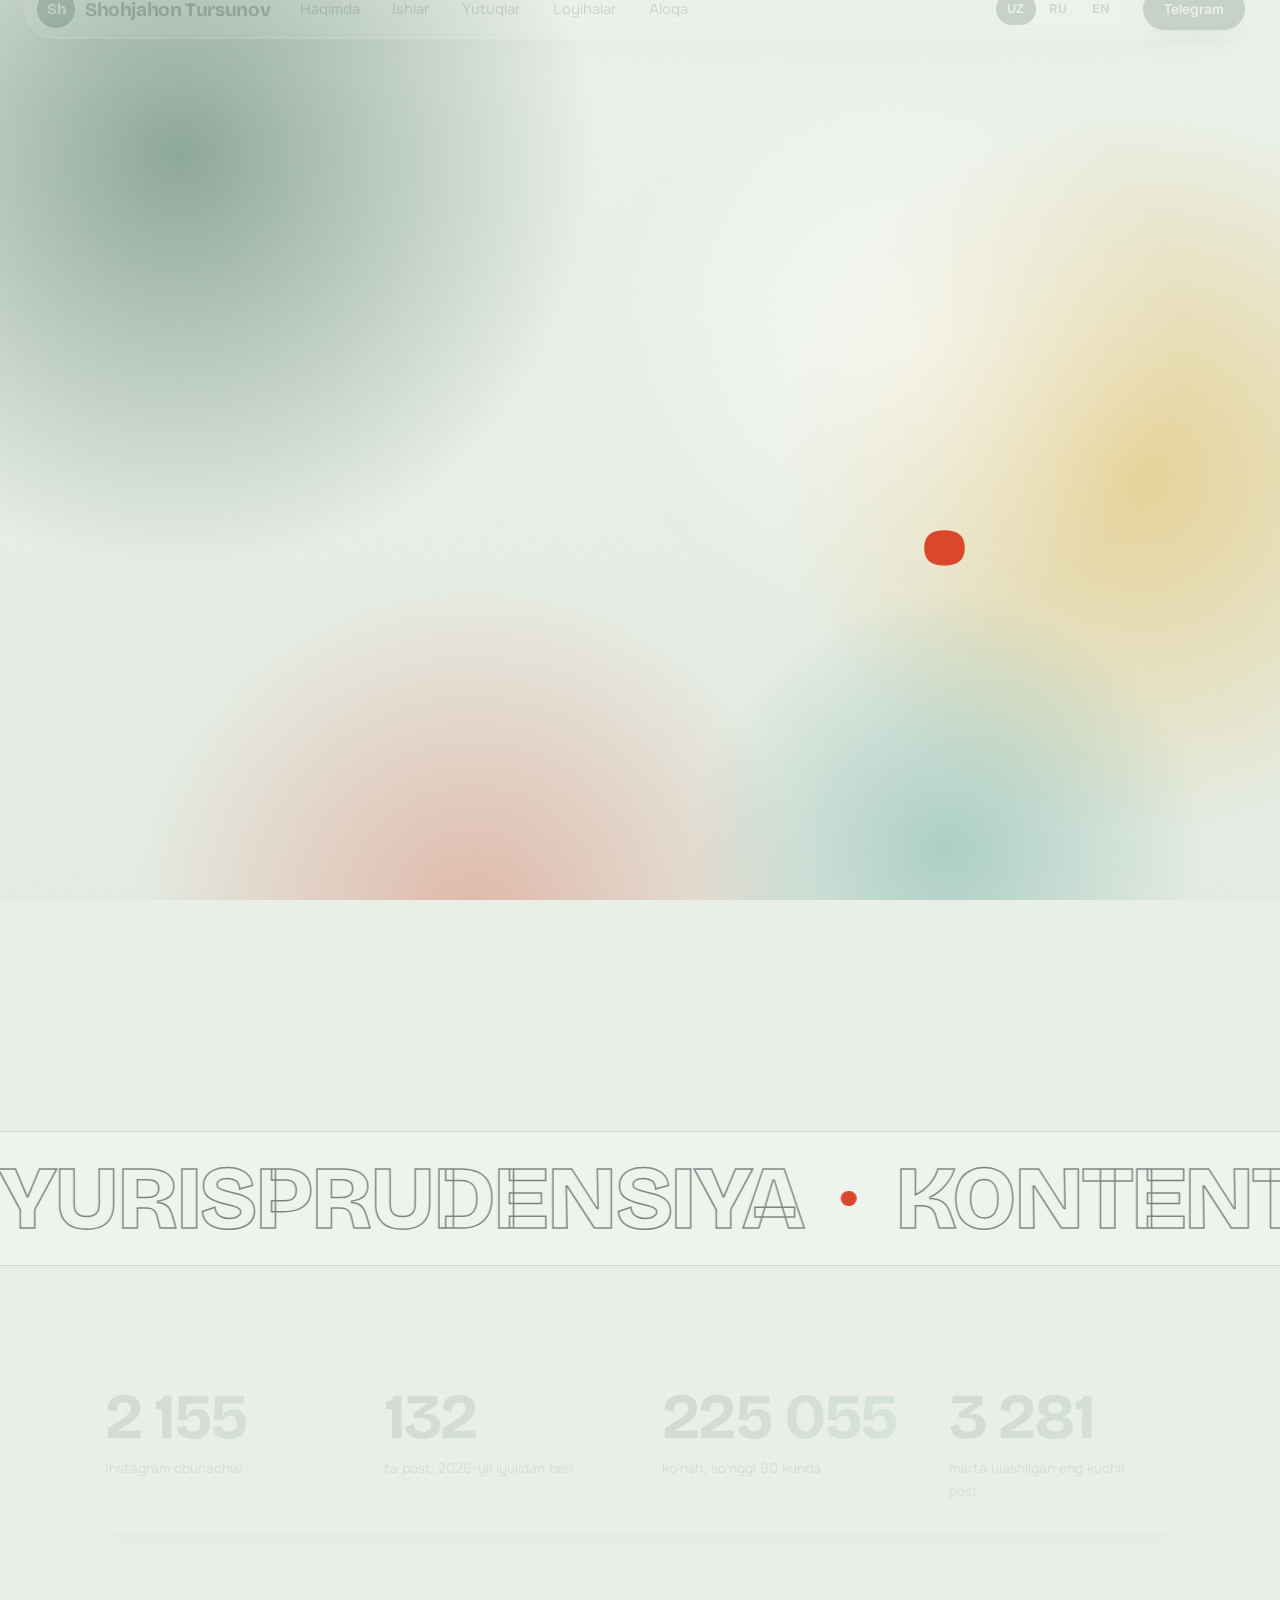
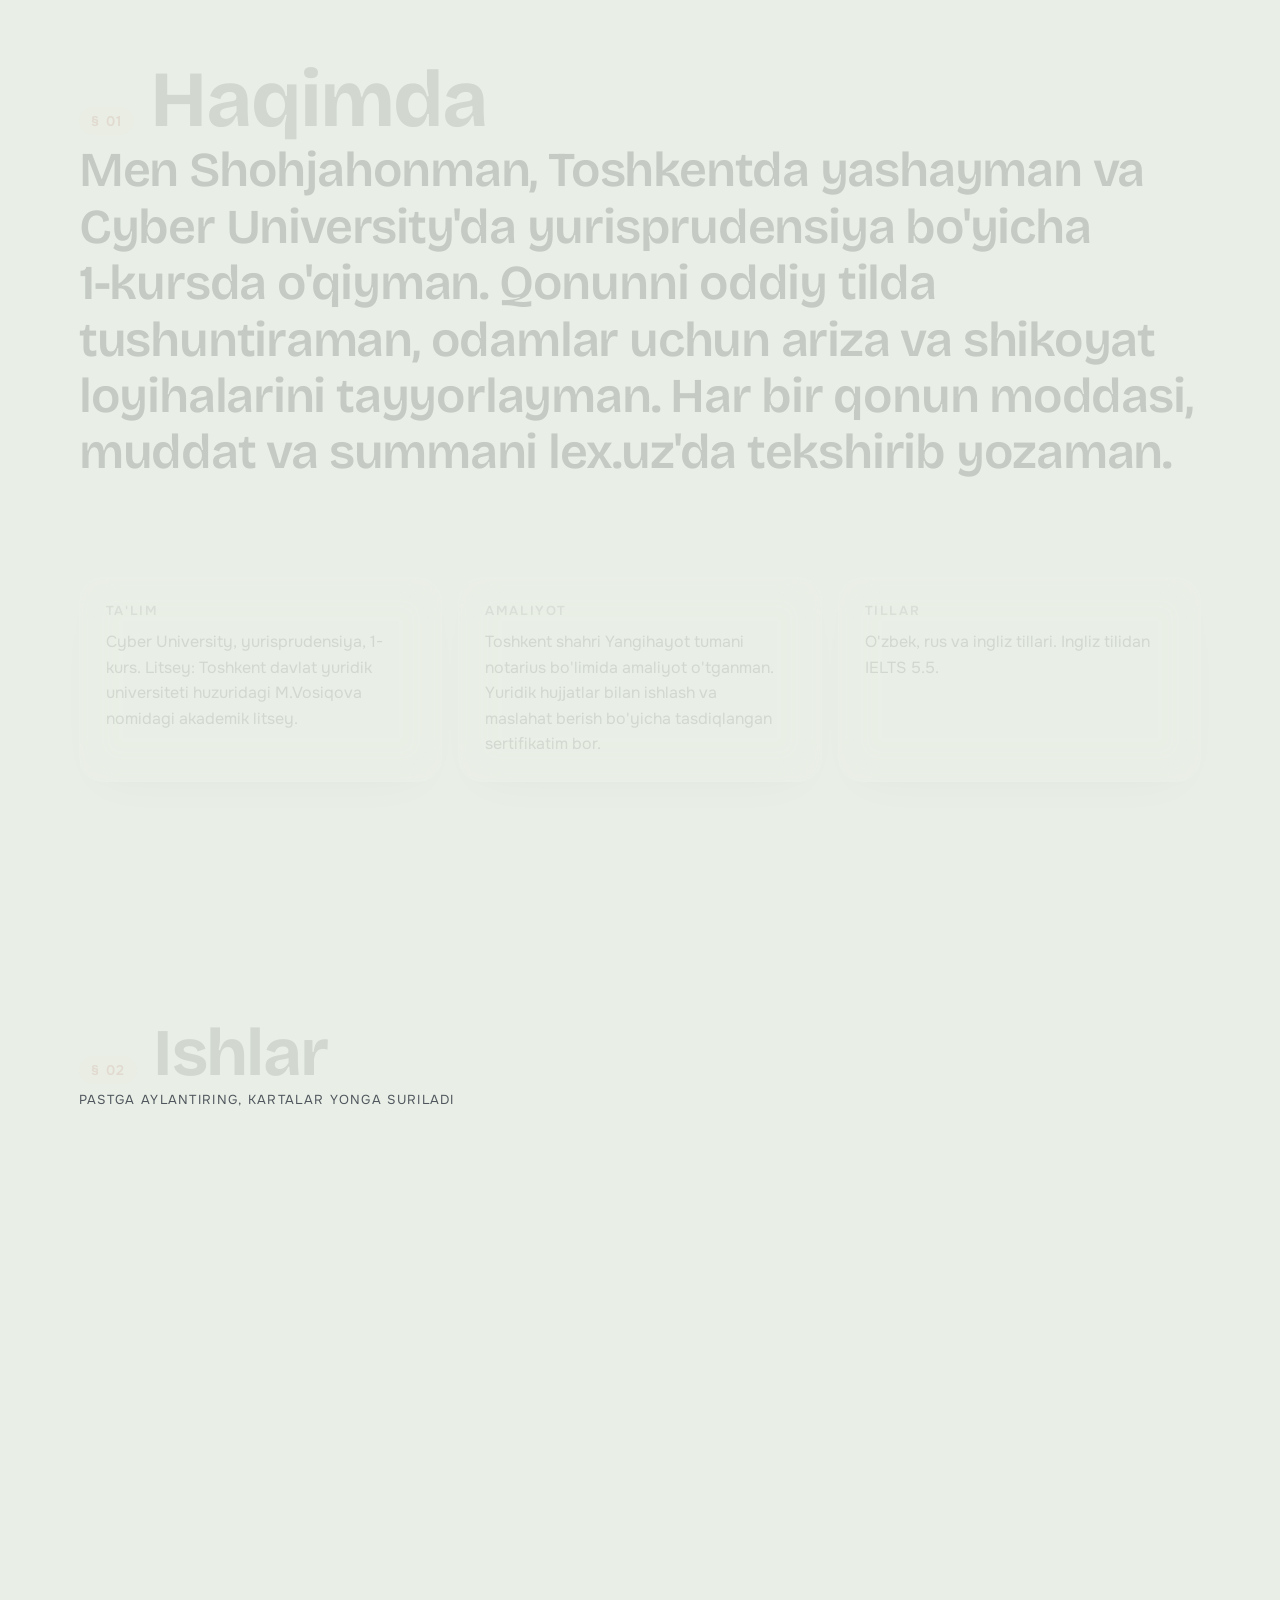
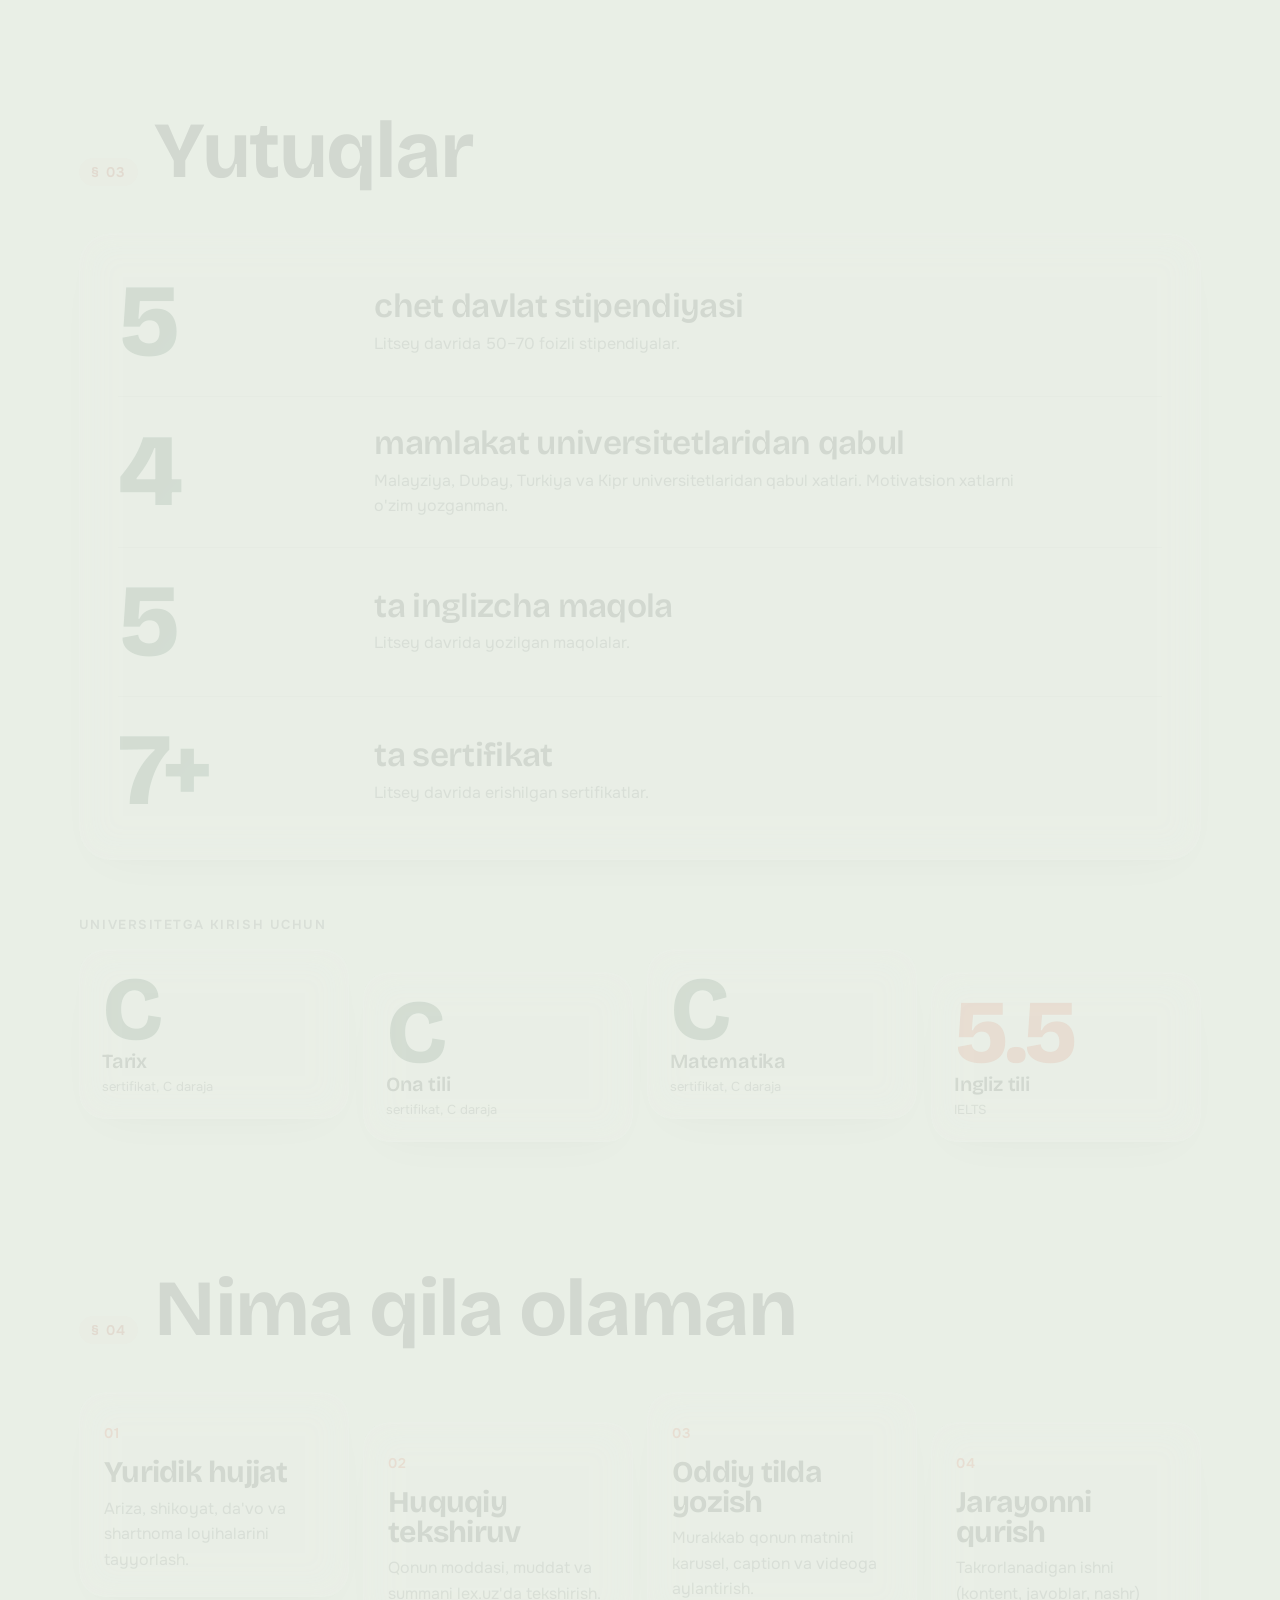
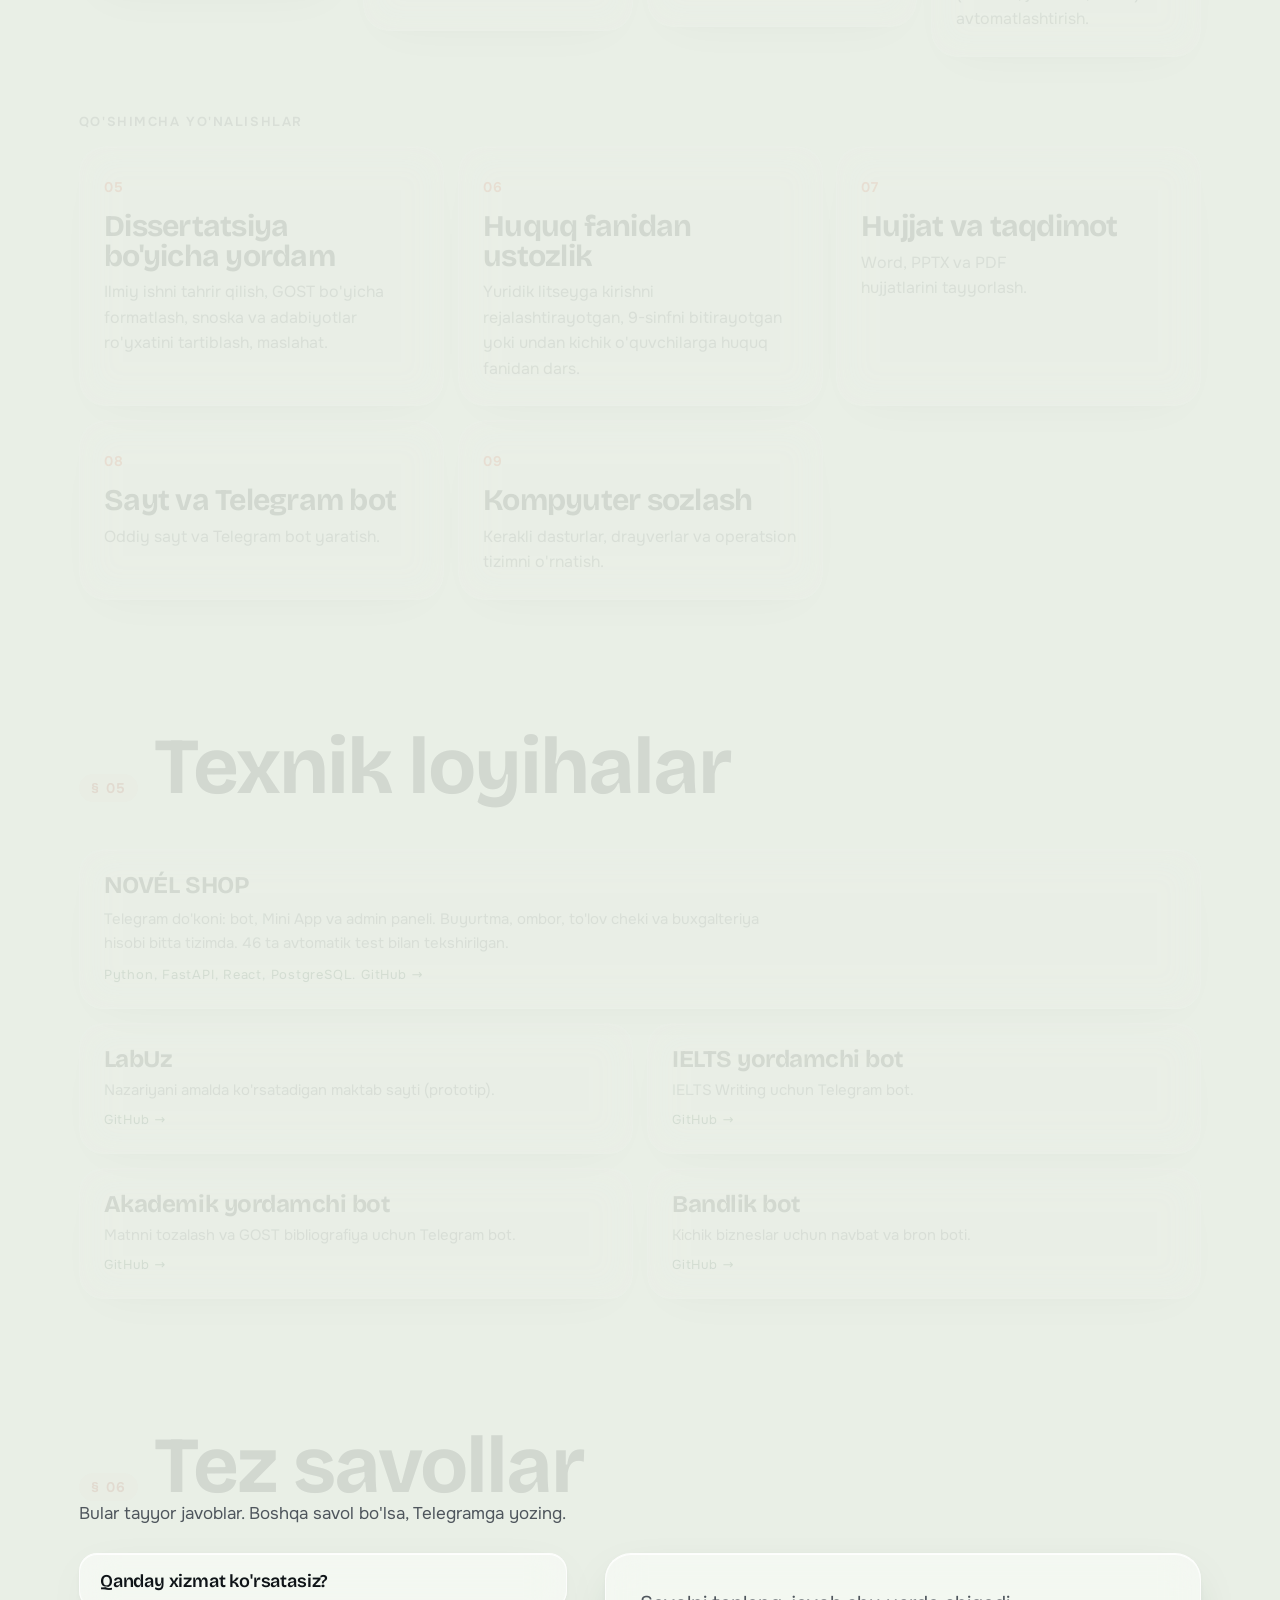
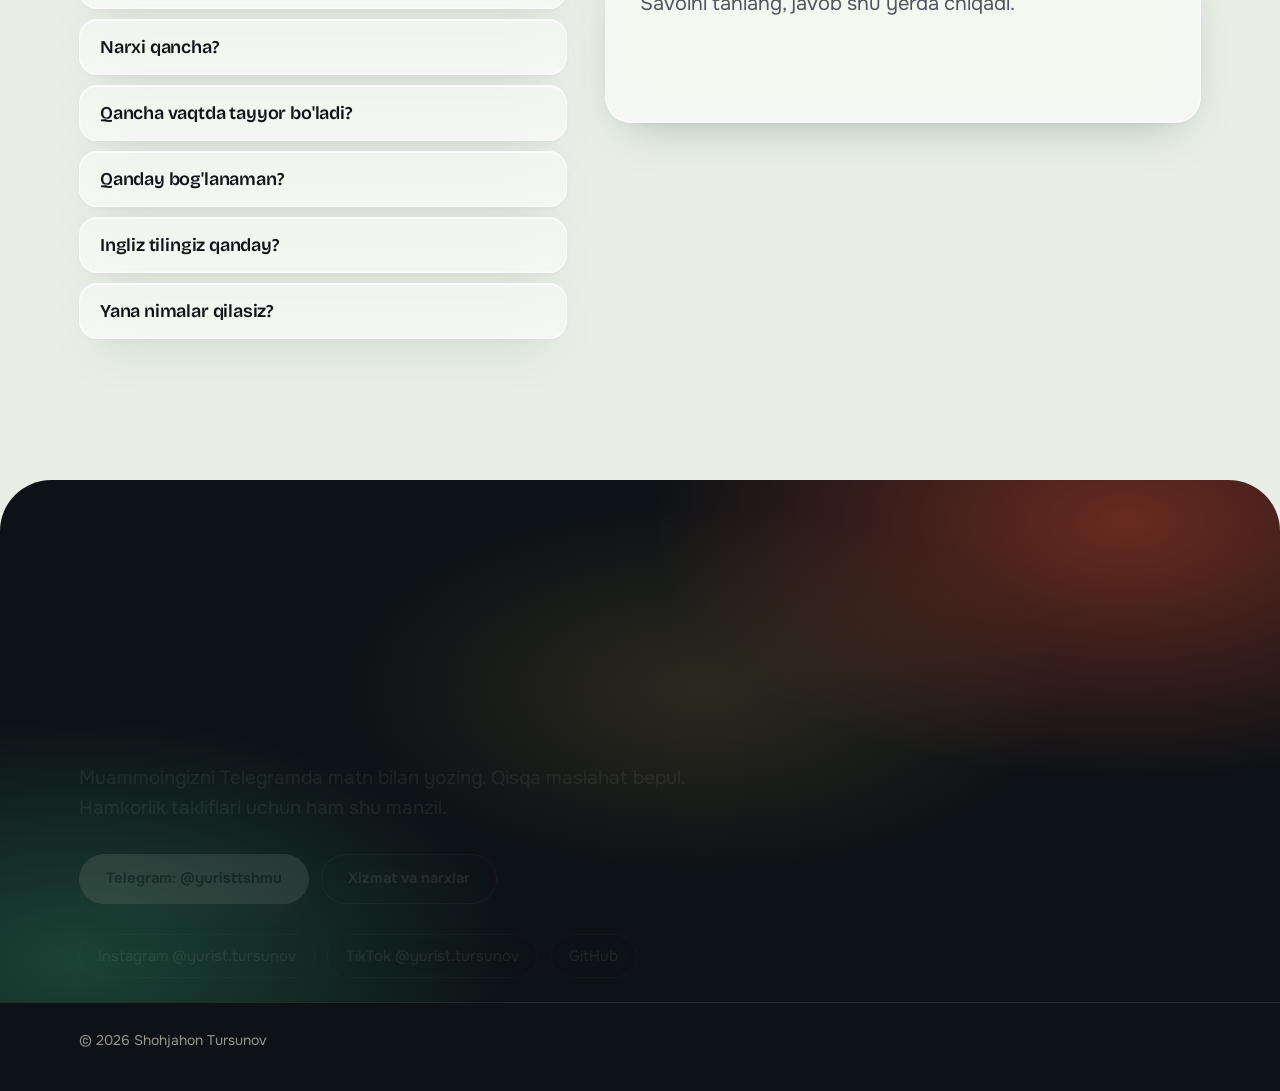
<file: index.html>
<!DOCTYPE html>
<html lang="uz">
<head>
<meta charset="utf-8">
<meta http-equiv="Content-Security-Policy" content="default-src 'none'; script-src 'self'; style-src 'self'; img-src 'self' data:; font-src 'self'; connect-src 'none'; media-src 'none'; frame-src 'none'; worker-src 'none'; manifest-src 'none'; object-src 'none'; base-uri 'none'; form-action 'none'">
<meta name="referrer" content="no-referrer">
<meta name="viewport" content="width=device-width, initial-scale=1">
<meta name="color-scheme" content="light">
<meta name="theme-color" content="#e9efe6">
<meta name="description" content="Shohjahon Tursunov: yurisprudensiya talabasi, huquqiy kontent muallifi va hujjat loyihalari tayyorlovchi. Portfolio.">
<meta property="og:title" content="Shohjahon Tursunov – portfolio">
<meta property="og:description" content="Yurisprudensiya talabasi. Qonunni oddiy tilda tushuntiraman, hujjat loyihalarini tayyorlayman.">
<meta property="og:type" content="website">
<meta property="og:locale" content="uz_UZ">
<link rel="canonical" href="https://yuristtursunov.github.io/shohjahon-portfolio/">
<link rel="alternate" hreflang="uz" href="https://yuristtursunov.github.io/shohjahon-portfolio/">
<link rel="alternate" hreflang="ru" href="https://yuristtursunov.github.io/shohjahon-portfolio/ru/">
<link rel="alternate" hreflang="en" href="https://yuristtursunov.github.io/shohjahon-portfolio/en/">
<link rel="alternate" hreflang="x-default" href="https://yuristtursunov.github.io/shohjahon-portfolio/">
<script type="application/ld+json">{"@context":"https://schema.org","@graph":[{"@type":"WebSite","name":"Shohjahon Tursunov","url":"https://yuristtursunov.github.io/shohjahon-portfolio/","inLanguage":"uz"},{"@type":"Person","name":"Shohjahon Tursunov","url":"https://yuristtursunov.github.io/shohjahon-portfolio/","description":"Shohjahon Tursunov: yurisprudensiya talabasi, huquqiy kontent muallifi va hujjat loyihalari tayyorlovchi. Portfolio.","knowsLanguage":["uz","ru","en"],"sameAs":["https://www.instagram.com/yurist.tursunov/","https://www.tiktok.com/@yurist.tursunov","https://github.com/YURISTTURSUNOV","https://t.me/yuristtshmu"]}]}</script>
<title>Shohjahon Tursunov – portfolio</title>
<link rel="icon" href="data:image/svg+xml,%3Csvg xmlns='http://www.w3.org/2000/svg' viewBox='0 0 64 64'%3E%3Crect width='64' height='64' rx='14' fill='%2317402f'/%3E%3Ctext x='32' y='43' text-anchor='middle' font-family='Georgia,serif' font-size='30' font-weight='700' fill='%23f2eee5'%3ESh%3C/text%3E%3C/svg%3E">
<link rel="stylesheet" href="assets/style.css">
</head>
<body>
<a class="skip" href="#asosiy">Asosiy mazmunga o'tish</a>
<div id="progress" aria-hidden="true"></div>
<div class="aurora" aria-hidden="true"><i class="blob b1"></i><i class="blob b2"></i><i class="blob b3"></i><i class="blob b4"></i></div>
<div class="grain" aria-hidden="true"></div>
<div class="ring" id="ring" aria-hidden="true"></div>

<header class="top">
  <div class="bar glass">
    <a class="logo" href="#" aria-label="Shohjahon Tursunov, bosh sahifa"><i aria-hidden="true">Sh</i><b translate="no">Shohjahon Tursunov</b></a>
    <nav class="menu" aria-label="Bo'limlar">
      <a href="#haqida">Haqimda</a>
      <a href="#ishlar">Ishlar</a>
      <a href="#yutuqlar">Yutuqlar</a>
      <a href="#loyihalar">Loyihalar</a>
      <a href="#aloqa">Aloqa</a>
    </nav>
    <div class="lang" role="group" aria-label="Til / Язык / Language"><a href="./" hreflang="uz" lang="uz" aria-label="O'zbekcha" aria-current="true">UZ</a><a href="ru/" hreflang="ru" lang="ru" aria-label="Русский">RU</a><a href="en/" hreflang="en" lang="en" aria-label="English">EN</a></div>
    <a class="btn solid" href="https://t.me/yuristtshmu" data-mag rel="noopener noreferrer">Telegram</a>
  </div>
</header>

<main id="asosiy">
<section class="hero" aria-labelledby="h1">
  <div class="spot" id="spot" aria-hidden="true"></div>
  <div class="wrap">
    <p class="eyebrow glass">Portfolio · 2026</p>
    <h1 class="name" id="h1" aria-label="Shohjahon Tursunov."><span class="line" data-split>Shohjahon</span><span class="line"><span data-split-in>Tursunov</span><span class="dot">.</span></span></h1>
    <div class="hero-row">
      <div>
        <p class="role">Yurisprudensiya talabasi. <em>Qonunni oddiy tilda</em> tushuntiraman, hujjat loyihalarini tayyorlayman.</p>
        <p class="lead">Toshkentda yashayman, Cyber University'da o'qiyman. Instagramda huquqiy blog yuritaman va odamlarga ariza, shikoyat, da'vo hamda shartnoma loyihalarini tayyorlab beraman.</p>
        <div class="chips">
          <span class="chip glass">1-kurs, yurisprudensiya</span>
          <span class="chip glass">IELTS 5.5</span>
          <span class="chip glass">Notarius bo'limida amaliyot</span>
          <span class="chip glass">Sertifikat: yuridik hujjatlar va maslahat</span>
        </div>
        <div class="cta">
          <a class="btn solid" href="https://t.me/yuristtshmu" data-mag rel="noopener noreferrer">Telegramda yozish</a>
          <a class="btn ghost" href="#ishlar" data-mag>Ishlarimni ko'rish</a>
        </div>
      </div>
      <div class="deck" id="deck" aria-hidden="true">
        <div class="gcard glass g1" data-depth="14"><small>Ta'lim</small><h3>Cyber University</h3><p>Yurisprudensiya, 1-kurs</p></div>
        <div class="gcard glass g2" data-depth="26"><small>Ingliz tili</small><div class="big">5.5</div><small>IELTS</small></div>
        <div class="gcard glass g3" data-depth="40">
          <small>Median qamrov</small>
          <div class="big">98 <i>→</i> 275</div>
          <svg viewBox="0 0 160 56" preserveAspectRatio="none"><defs><linearGradient id="sg" x1="0" x2="1"><stop offset="0" stop-color="#38968c"/><stop offset="1" stop-color="#d9482b"/></linearGradient></defs><path id="spark" d="M8,35 L56,30.4 L104,16.6 L152,8" fill="none" stroke="url(#sg)" stroke-width="3" stroke-linecap="round" stroke-linejoin="round" pathLength="1" stroke-dasharray="1" stroke-dashoffset="0"/><circle id="sdot" cx="152" cy="8" r="4.5" fill="#d9482b"/></svg>
          <small class="sm6">iyul → oktabr</small>
        </div>
      </div>
    </div>
  </div>
</section>

<div class="marq" aria-hidden="true">
  <div class="marq-track" id="mtrack">
    <div class="mg"><span>Yurisprudensiya</span><i></i><span>Kontent</span><i></i><span>Hujjat</span><i></i><span>Maslahat</span><i></i></div>
    <div class="mg"><span>Yurisprudensiya</span><i></i><span>Kontent</span><i></i><span>Hujjat</span><i></i><span>Maslahat</span><i></i></div>
  </div>
</div>

<section class="stats" aria-label="Raqamlar">
  <div class="wrap">
    <div class="stats-card glass">
      <div class="stat"><strong class="num" data-count="2155">2&nbsp;155</strong><span>Instagram obunachisi</span></div>
      <div class="stat"><strong class="num" data-count="132">132</strong><span>ta post, 2026-yil iyulidan beri</span></div>
      <div class="stat"><strong class="num" data-count="225055">225&nbsp;055</strong><span>ko'rish, so'nggi 90 kunda</span></div>
      <div class="stat"><strong class="num" data-count="3281">3&nbsp;281</strong><span>marta ulashilgan eng kuchli post</span></div>
    </div>
  </div>
</section>

<section class="sec" id="haqida" aria-labelledby="h-a">
  <div class="wrap">
    <div class="sec-h"><span class="par">§ 01</span><h2 id="h-a">Haqimda</h2></div>
    <p class="about" id="about">Men Shohjahonman, Toshkentda yashayman va Cyber University'da yurisprudensiya bo'yicha 1-kursda o'qiyman. Qonunni oddiy tilda tushuntiraman, odamlar uchun ariza va shikoyat loyihalarini tayyorlayman. Har bir qonun moddasi, muddat va summani lex.uz'da tekshirib yozaman.</p>
    <div class="about-meta">
      <div class="glass shine"><h3>Ta'lim</h3><p>Cyber University, yurisprudensiya, 1-kurs. Litsey: Toshkent davlat yuridik universiteti huzuridagi M.Vosiqova nomidagi akademik litsey.</p></div>
      <div class="glass shine"><h3>Amaliyot</h3><p>Toshkent shahri Yangihayot tumani notarius bo'limida amaliyot o'tganman. Yuridik hujjatlar bilan ishlash va maslahat berish bo'yicha tasdiqlangan sertifikatim bor.</p></div>
      <div class="glass shine"><h3>Tillar</h3><p>O'zbek, rus va ingliz tillari. Ingliz tilidan IELTS 5.5.</p></div>
    </div>
  </div>
</section>

<section class="works" id="ishlar" aria-labelledby="h-i">
  <div class="works-in" id="worksIn">
    <div class="wrap">
      <div class="sec-h"><span class="par">§ 02</span><h2 id="h-i">Ishlar</h2></div>
      <p class="hint" aria-hidden="true">Pastga aylantiring, kartalar yonga suriladi</p>
    </div>
    <div class="hs" id="hs">
      <div class="hs-track" id="hsTrack">
        <article class="work glass shine" data-tilt>
          <span class="idx" aria-hidden="true">01</span>
          <div><div class="tag"><span>Instagram</span><b>@yurist.tursunov</b></div><h3>Huquqiy blog</h3><p>Mehnat, oila va iste'molchi huquqlari oddiy tilda. So'nggi 90 kunda 80 ta post, hozir 2&nbsp;155 obunachi.</p></div>
          <div class="metric num">225&nbsp;055<small>ko'rish, so'nggi 90 kun ichida</small></div>
          <a class="go" href="https://www.instagram.com/yurist.tursunov/" rel="noopener noreferrer">Instagramda ochish</a>
        </article>
        <article class="work glass shine" data-tilt>
          <span class="idx" aria-hidden="true">02</span>
          <div><div class="tag"><span>Eng kuchli post</span><b>17-sentabr</b></div><h3>“Ishdan ketdingiz – pulni o'sha kuni olasiz”</h3><p>Bitta karusel 479 ta yangi obuna va 1&nbsp;617 ta saqlash olib keldi. Ulashishlar va yangi obunalar bo'yicha birinchi o'rinda.</p></div>
          <div class="metric num">3&nbsp;281<small>marta ulashildi</small></div>
          <span class="src">Manba: Instagram Insights</span>
        </article>
        <article class="work glass shine" data-tilt>
          <span class="idx" aria-hidden="true">03</span>
          <div><div class="tag"><span>Eng ko'p ko'rilgan</span><b>4-noyabr</b></div><h3>“Aliment qarzi faqat yig'ilgan summadan iborat emas”</h3><p>Karusel sud qaroriga ko'ra kechikkan har bir kun uchun neustoyka ham hisoblanishini tushuntiradi. 575 marta ulashildi, 230 ta izoh yozildi.</p></div>
          <div class="metric num">64&nbsp;288<small>ko'rish</small></div>
          <span class="src">Manba: Instagram Insights</span>
        </article>
        <article class="work glass shine" data-tilt>
          <span class="idx" aria-hidden="true">04</span>
          <div><div class="tag"><span>Xizmat</span><b>Telegram</b></div><h3>Hujjat loyihalari</h3><p>Ariza, shikoyat, da'vo va shartnoma loyihalari. Narx oldindan ma'lum, qisqa maslahat matnda bepul.</p></div>
          <div class="metric">Bepul<small>qisqa maslahat, matnda</small></div>
          <a class="go" href="https://yuristtursunov.github.io/yurist-shohjahon/" rel="noopener noreferrer">Xizmat sahifasi</a>
        </article>
        <article class="work glass shine" data-tilt>
          <span class="idx" aria-hidden="true">05</span>
          <div><div class="tag"><span>Avtomatlashtirish</span><b>Kunlik karusel</b></div><h3>Karusel tizimi</h3><p>Mavzu, qonun tekshiruvi, dizayn va nashr bitta tizimda. Karusellar belgilangan vaqtda o'zi chiqadi.</p></div>
          <div class="metric num">60<small>kunlik reja</small></div>
          <span class="src">GitHub Actions asosida</span>
        </article>
        <article class="work glass shine" data-tilt>
          <span class="idx" aria-hidden="true">06</span>
          <div><div class="tag"><span>TikTok</span><b>@yurist.tursunov</b></div><h3>Qisqa videolar</h3><p>Qonunni qisqa videolarda tushuntirish uchun ochilgan yangi profil.</p></div>
          <div class="metric">Yangi<small>2026-yil noyabrdan</small></div>
          <a class="go" href="https://www.tiktok.com/@yurist.tursunov" rel="noopener noreferrer">TikTokda ochish</a>
        </article>
      </div>
    </div>
  </div>
</section>

<section class="sec" id="yutuqlar" aria-labelledby="h-y">
  <div class="wrap">
    <div class="sec-h"><span class="par">§ 03</span><h2 id="h-y">Yutuqlar</h2></div>
    <div class="panel glass">
      <div class="row"><div class="big num" data-count="5">5</div><div><h3>chet davlat stipendiyasi</h3><p>Litsey davrida 50–70 foizli stipendiyalar.</p></div></div>
      <div class="row"><div class="big num" data-count="4">4</div><div><h3>mamlakat universitetlaridan qabul</h3><p>Malayziya, Dubay, Turkiya va Kipr universitetlaridan qabul xatlari. Motivatsion xatlarni o'zim yozganman.</p></div></div>
      <div class="row"><div class="big num" data-count="5">5</div><div><h3>ta inglizcha maqola</h3><p>Litsey davrida yozilgan maqolalar.</p></div></div>
      <div class="row"><div class="big num" data-count="7" data-suffix="+">7+</div><div><h3>ta sertifikat</h3><p>Litsey davrida erishilgan sertifikatlar.</p></div></div>
    </div>
    <h3 class="sub">Universitetga kirish uchun</h3>
    <div class="tiles">
      <div class="tile glass shine" data-tilt><div class="gr">C</div><div><h3>Tarix</h3><span>sertifikat, C daraja</span></div></div>
      <div class="tile glass shine" data-tilt><div class="gr">C</div><div><h3>Ona tili</h3><span>sertifikat, C daraja</span></div></div>
      <div class="tile glass shine" data-tilt><div class="gr">C</div><div><h3>Matematika</h3><span>sertifikat, C daraja</span></div></div>
      <div class="tile glass shine ielts" data-tilt><div class="gr">5.5</div><div><h3>Ingliz tili</h3><span>IELTS</span></div></div>
    </div>
  </div>
</section>

<section class="sec" id="korsatma" aria-labelledby="h-k">
  <div class="wrap">
    <div class="sec-h"><span class="par">§ 04</span><h2 id="h-k">Nima qila olaman</h2></div>
    <div class="skills">
      <div class="skill glass shine" data-tilt><span class="n">01</span><h3>Yuridik hujjat</h3><p>Ariza, shikoyat, da'vo va shartnoma loyihalarini tayyorlash.</p></div>
      <div class="skill glass shine" data-tilt><span class="n">02</span><h3>Huquqiy tekshiruv</h3><p>Qonun moddasi, muddat va summani lex.uz'da tekshirish.</p></div>
      <div class="skill glass shine" data-tilt><span class="n">03</span><h3>Oddiy tilda yozish</h3><p>Murakkab qonun matnini karusel, caption va videoga aylantirish.</p></div>
      <div class="skill glass shine" data-tilt><span class="n">04</span><h3>Jarayonni qurish</h3><p>Takrorlanadigan ishni (kontent, javoblar, nashr) avtomatlashtirish.</p></div>
    </div>
    <h3 class="sub">Qo'shimcha yo'nalishlar</h3><div class="skills more"><div class="skill glass shine" data-tilt><span class="n">05</span><h3>Dissertatsiya bo'yicha yordam</h3><p>Ilmiy ishni tahrir qilish, GOST bo'yicha formatlash, snoska va adabiyotlar ro'yxatini tartiblash, maslahat.</p></div><div class="skill glass shine" data-tilt><span class="n">06</span><h3>Huquq fanidan ustozlik</h3><p>Yuridik litseyga kirishni rejalashtirayotgan, 9-sinfni bitirayotgan yoki undan kichik o'quvchilarga huquq fanidan dars.</p></div><div class="skill glass shine" data-tilt><span class="n">07</span><h3>Hujjat va taqdimot</h3><p>Word, PPTX va PDF hujjatlarini tayyorlash.</p></div><div class="skill glass shine" data-tilt><span class="n">08</span><h3>Sayt va Telegram bot</h3><p>Oddiy sayt va Telegram bot yaratish.</p></div><div class="skill glass shine" data-tilt><span class="n">09</span><h3>Kompyuter sozlash</h3><p>Kerakli dasturlar, drayverlar va operatsion tizimni o'rnatish.</p></div></div>
  </div>
</section>

<section class="sec" id="loyihalar" aria-labelledby="h-l">
  <div class="wrap">
    <div class="sec-h"><span class="par">§ 05</span><h2 id="h-l">Texnik loyihalar</h2></div>
    <div class="tech">
      <a class="card wide glass shine" href="https://github.com/YURISTTURSUNOV/novelshop" rel="noopener noreferrer"><b translate="no">NOVÉL SHOP</b><span>Telegram do'koni: bot, Mini App va admin paneli. Buyurtma, ombor, to'lov cheki va buxgalteriya hisobi bitta tizimda. 46 ta avtomatik test bilan tekshirilgan.</span><em>Python, FastAPI, React, PostgreSQL. GitHub →</em></a>
      <a class="glass shine" href="https://github.com/YURISTTURSUNOV/labuz" rel="noopener noreferrer"><b>LabUz</b><span>Nazariyani amalda ko'rsatadigan maktab sayti (prototip).</span><em>GitHub →</em></a>
      <a class="glass shine" href="https://github.com/YURISTTURSUNOV/ielts-yordamchi-bot" rel="noopener noreferrer"><b>IELTS yordamchi bot</b><span>IELTS Writing uchun Telegram bot.</span><em>GitHub →</em></a>
      <a class="glass shine" href="https://github.com/YURISTTURSUNOV/akademik-yordamchi-bot" rel="noopener noreferrer"><b>Akademik yordamchi bot</b><span>Matnni tozalash va GOST bibliografiya uchun Telegram bot.</span><em>GitHub →</em></a>
      <a class="glass shine" href="https://github.com/YURISTTURSUNOV/bandlik-bot" rel="noopener noreferrer"><b>Bandlik bot</b><span>Kichik bizneslar uchun navbat va bron boti.</span><em>GitHub →</em></a>
    </div>
  </div>
</section>

<section class="sec" id="savol" aria-labelledby="h-q"><div class="wrap"><div class="sec-h"><span class="par">§ 06</span><h2 id="h-q">Tez savollar</h2></div><p class="qnote">Bular tayyor javoblar. Boshqa savol bo'lsa, Telegramga yozing.</p><div class="qwrap"><div class="qlist" role="group" aria-label="Savolni tanlang"><button type="button" class="qbtn glass" data-a="qa1" aria-pressed="false">Qanday xizmat ko'rsatasiz?</button><button type="button" class="qbtn glass" data-a="qa2" aria-pressed="false">Narxi qancha?</button><button type="button" class="qbtn glass" data-a="qa3" aria-pressed="false">Qancha vaqtda tayyor bo'ladi?</button><button type="button" class="qbtn glass" data-a="qa4" aria-pressed="false">Qanday bog'lanaman?</button><button type="button" class="qbtn glass" data-a="qa5" aria-pressed="false">Ingliz tilingiz qanday?</button><button type="button" class="qbtn glass" data-a="qa6" aria-pressed="false">Yana nimalar qilasiz?</button></div><div class="qans glass" id="qans" role="status" aria-live="polite" data-empty="Savolni tanlang, javob shu yerda chiqadi."><p class="qempty">Savolni tanlang, javob shu yerda chiqadi.</p></div></div><template id="qa1"><p>Ariza, shikoyat, da'vo va shartnoma loyihalarini tayyorlayman. Sud vakilligi advokat ishi, uni men qilmayman.</p></template><template id="qa2"><p>Qisqa maslahat bepul. Oddiy ariza 60 000 so'm, shartnoma loyihasi 170 000–300 000 so'm. Shoshilinch bo'lsa narx 50% ga oshadi.</p></template><template id="qa3"><p>Shoshilinch buyurtma bo'lsa hujjat 24 soat ichida tayyor bo'ladi.</p></template><template id="qa4"><p>Telegramda @yuristtshmu ga muammoni matn bilan yozing.</p></template><template id="qa5"><p>Ingliz tilidan IELTS 5.5. Sayt o'zbek, rus va ingliz tillarida.</p></template><template id="qa6"><p>Dissertatsiyani tahrir va formatlashga yordam, 9-sinfgacha o'quvchilarga huquq fanidan ustozlik, hujjat va taqdimot, sayt va Telegram bot, kompyuterga dastur va tizim o'rnatish.</p></template></div></section>

<section class="contact" id="aloqa" aria-labelledby="h-c">
  <div class="wrap">
    <h2 id="h-c"><span class="w"><span>Keling,</span></span> <span class="w"><span>gaplashamiz<em>.</em></span></span></h2>
    <p class="lead">Muammoingizni Telegramda matn bilan yozing. Qisqa maslahat bepul. Hamkorlik takliflari uchun ham shu manzil.</p>
    <div class="cta">
      <a class="btn solid" href="https://t.me/yuristtshmu" data-mag rel="noopener noreferrer">Telegram: @yuristtshmu</a>
      <a class="btn ghost" href="https://yuristtursunov.github.io/yurist-shohjahon/" data-mag rel="noopener noreferrer">Xizmat va narxlar</a>
    </div>
    <div class="socials">
      <a href="https://www.instagram.com/yurist.tursunov/" rel="noopener noreferrer">Instagram @yurist.tursunov</a>
      <a href="https://www.tiktok.com/@yurist.tursunov" rel="noopener noreferrer">TikTok @yurist.tursunov</a>
      <a href="https://github.com/YURISTTURSUNOV" rel="noopener noreferrer">GitHub</a>
    </div>
  </div>
</section>
</main>

<footer>
  <div class="wrap">© 2026 <span translate="no">Shohjahon Tursunov</span></div>
</footer>

<script src="assets/gsap.min.js"></script>
<script src="assets/ScrollTrigger.min.js"></script>
<script src="assets/app.js"></script>
</body>
</html>
</file>
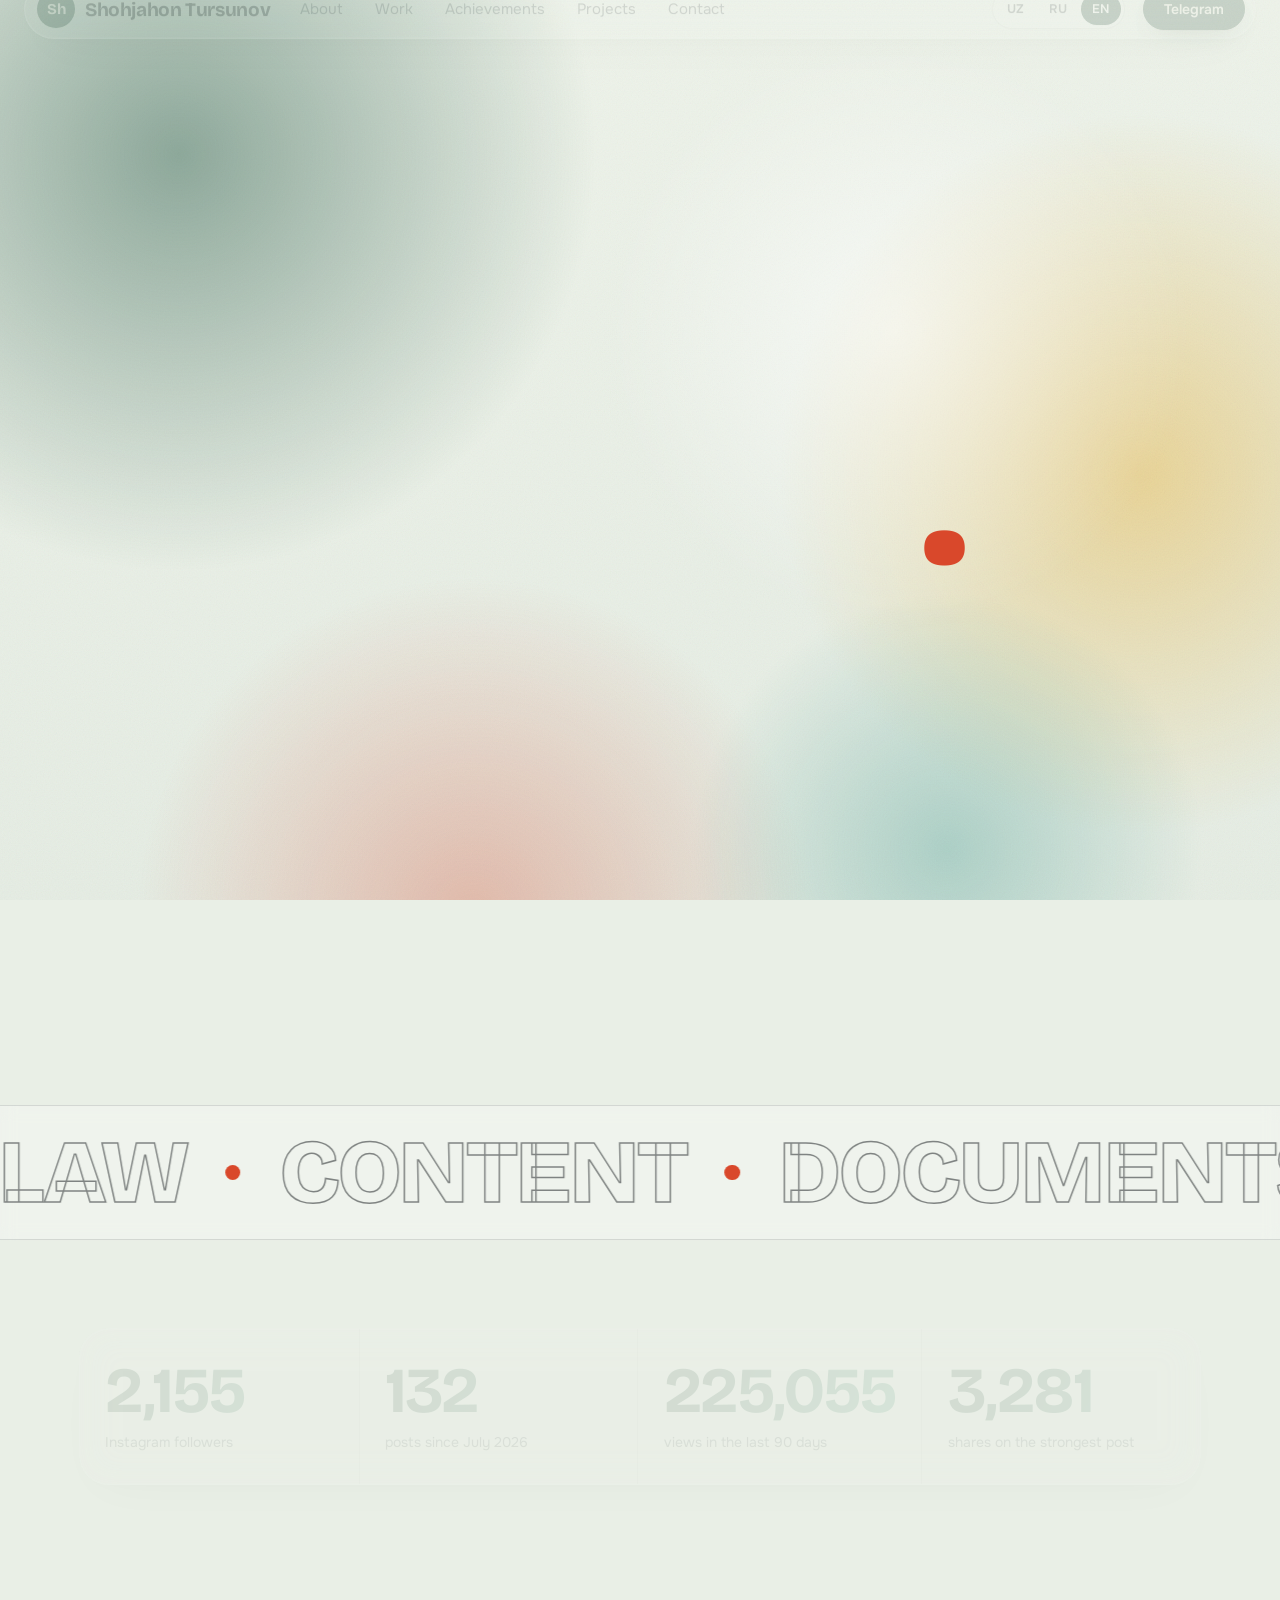
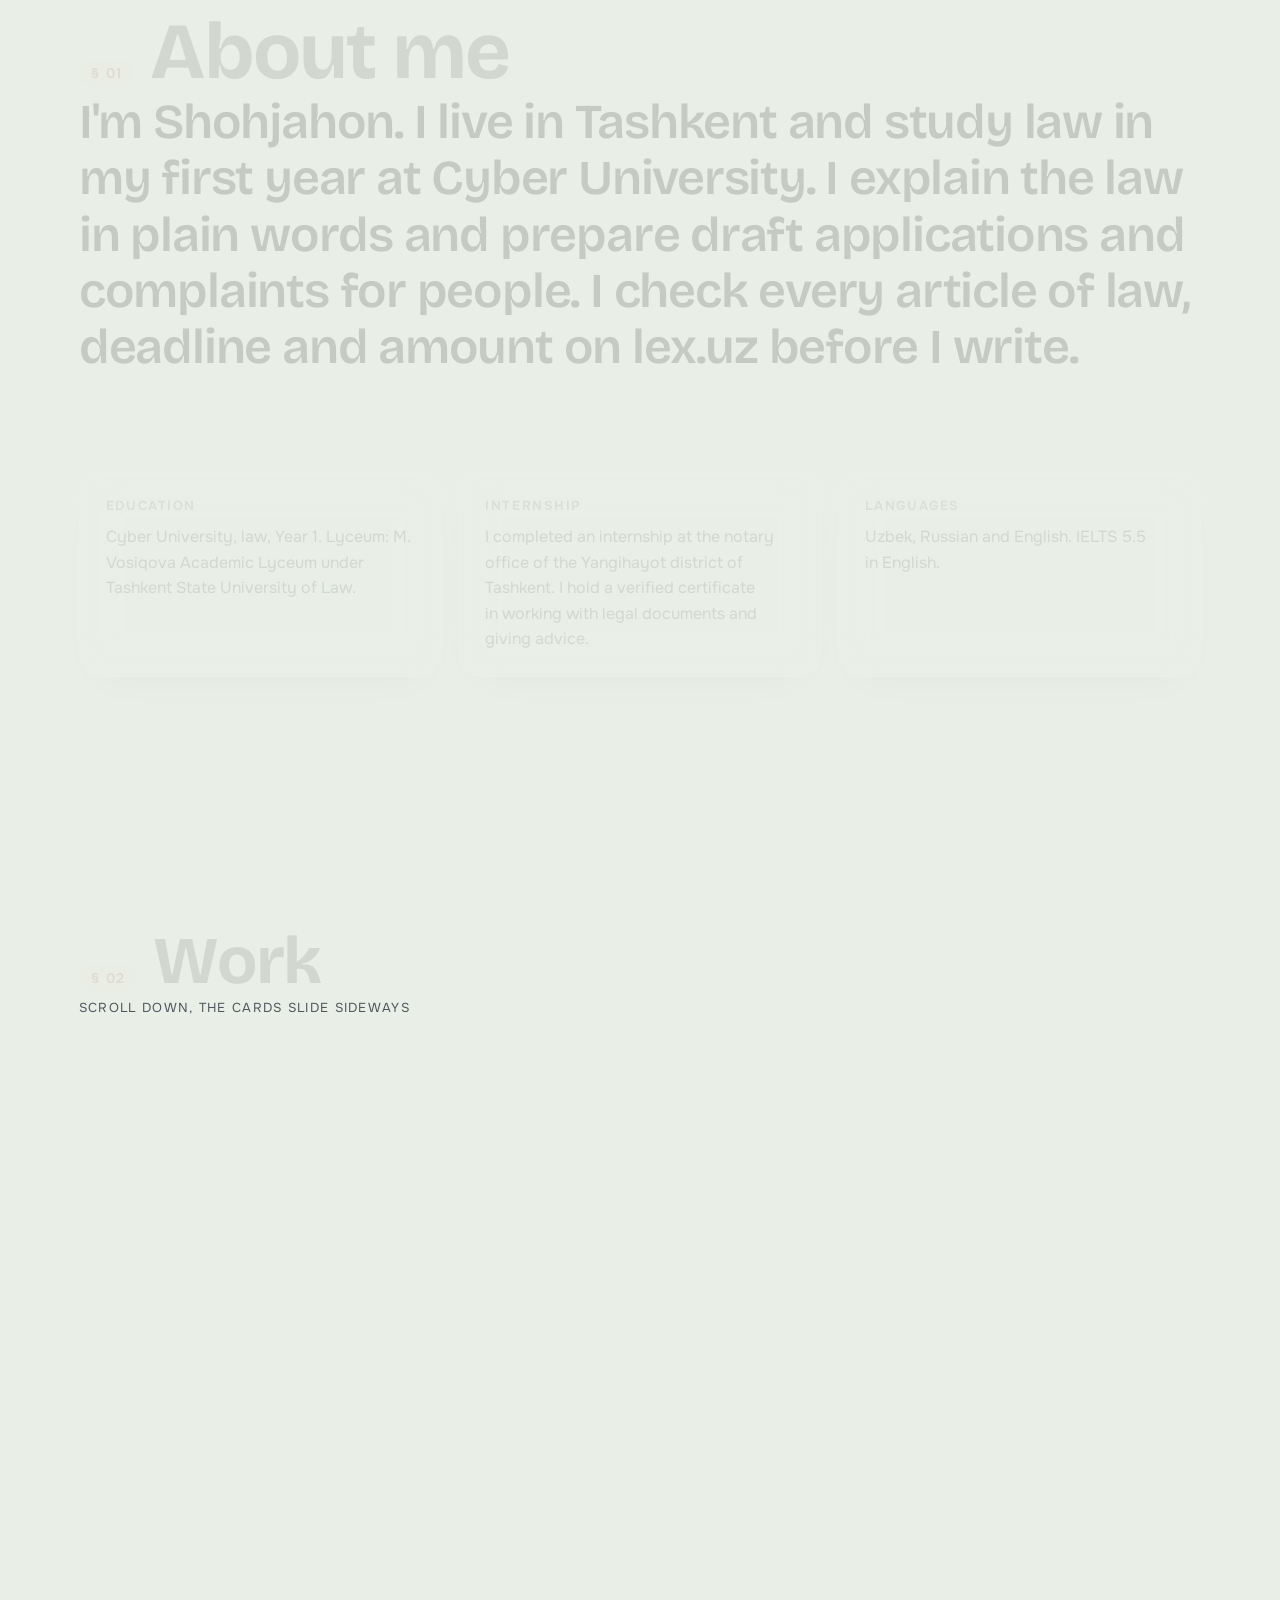
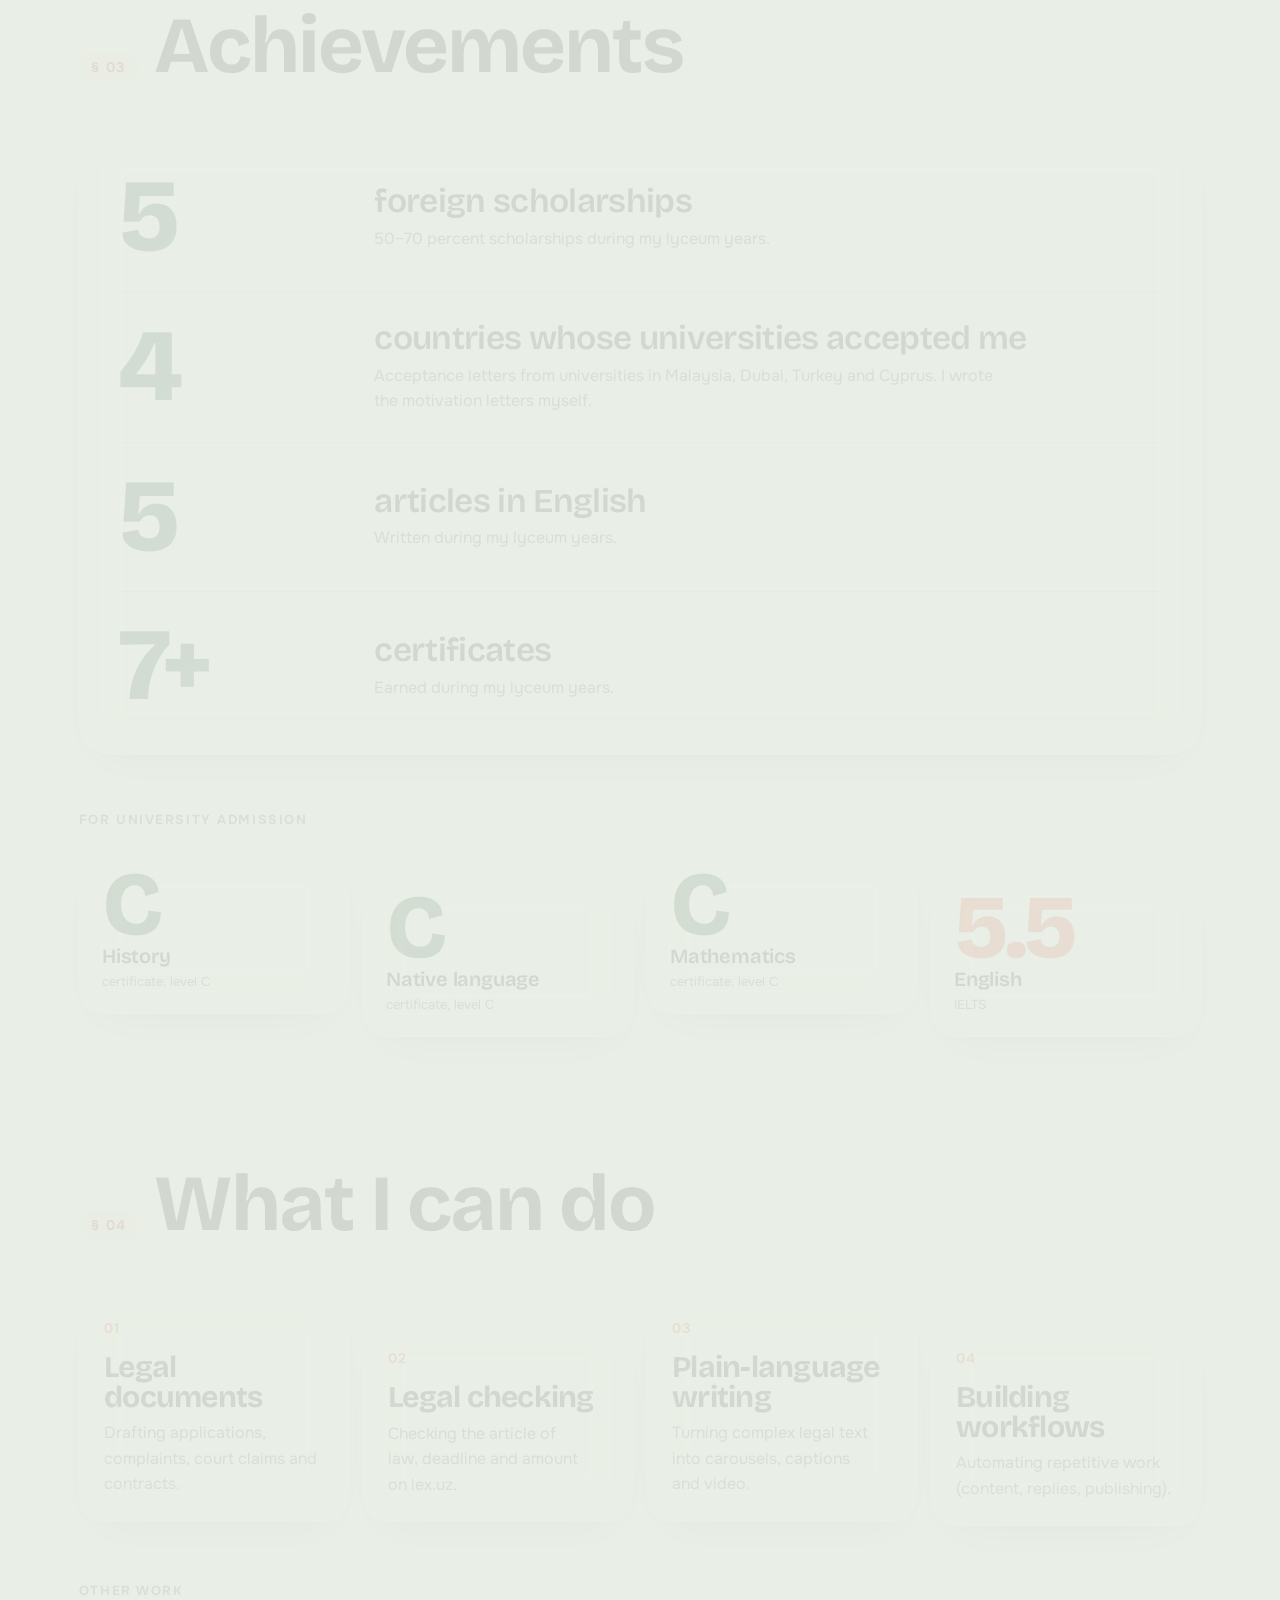
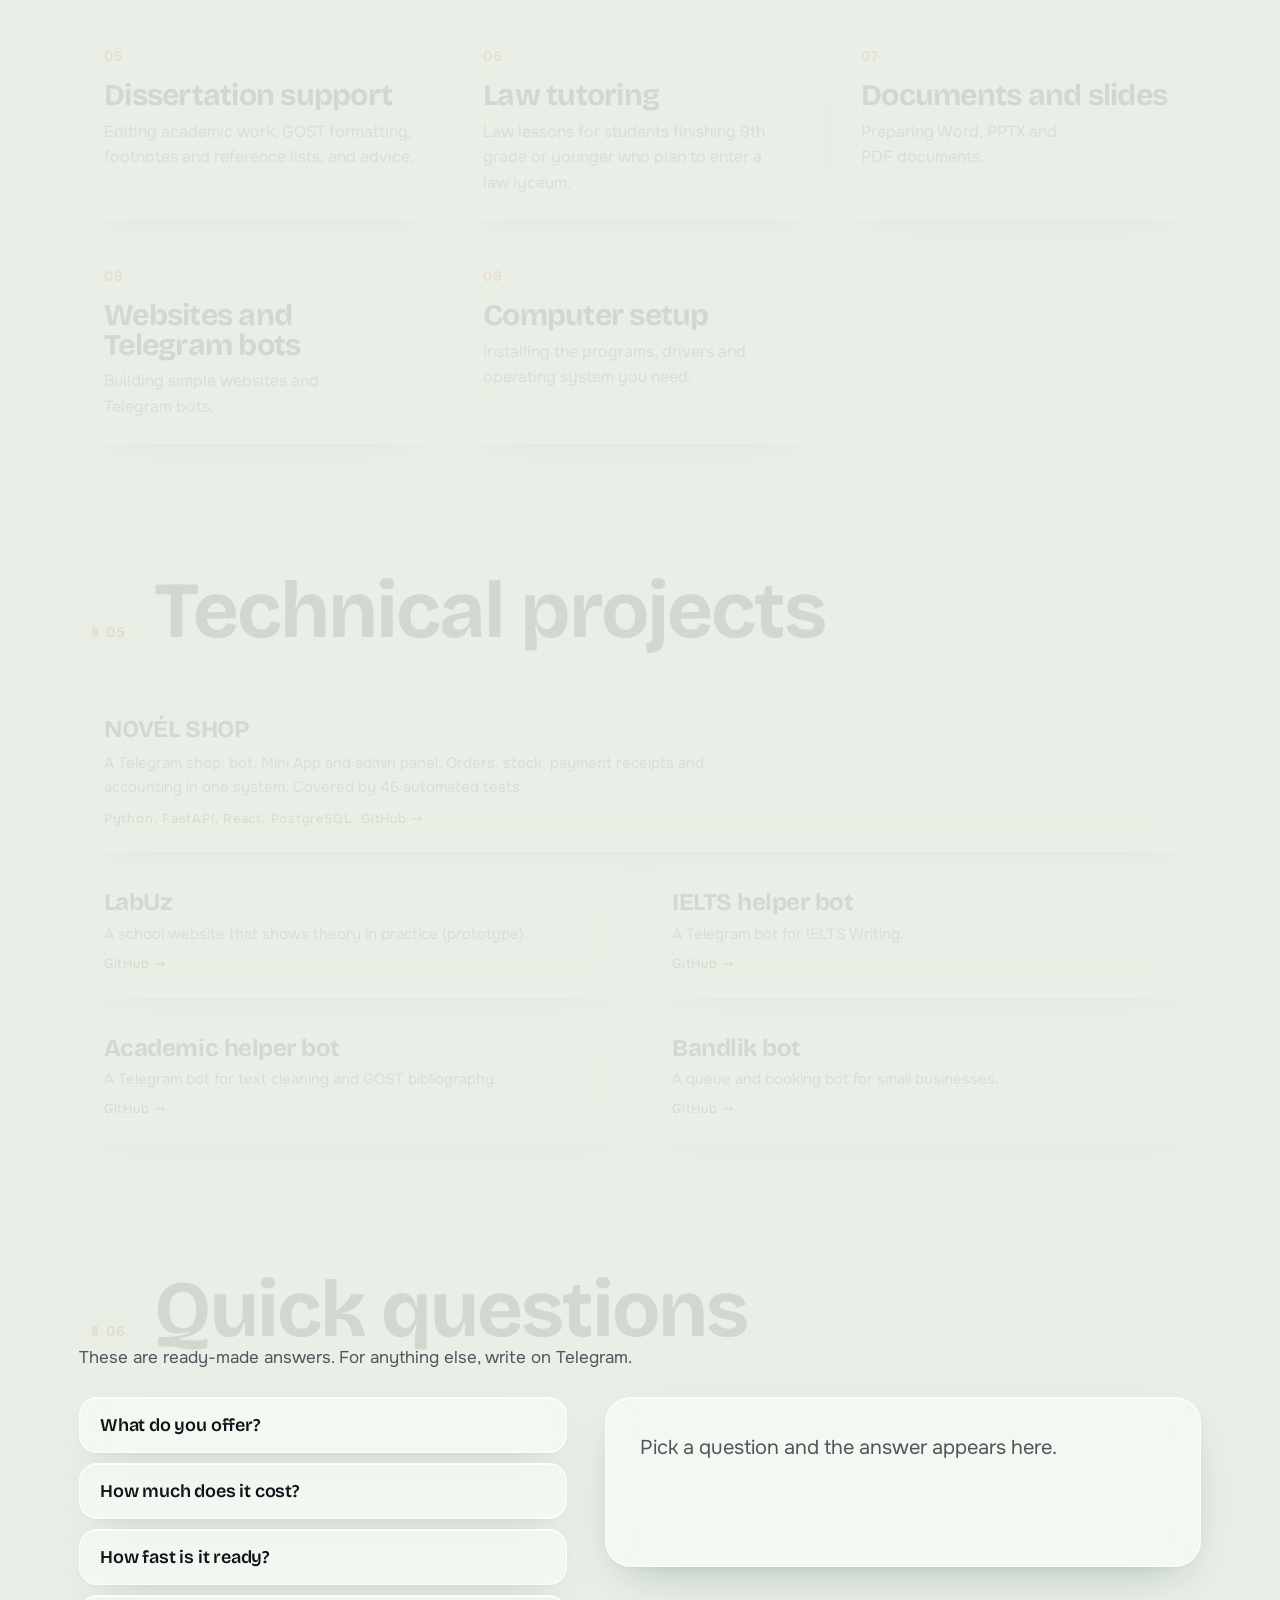
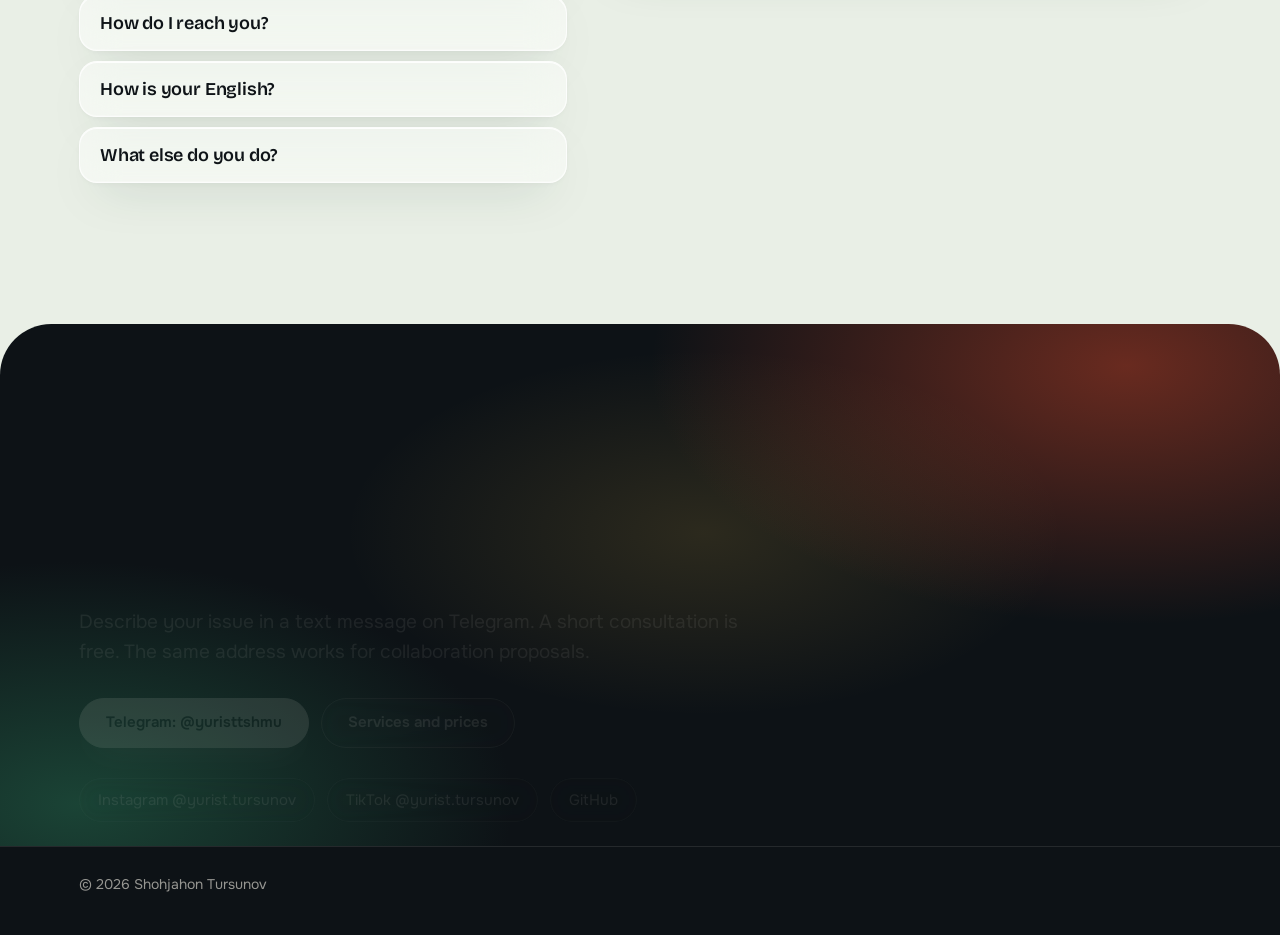
<file: en/index.html>
<!DOCTYPE html>
<html lang="en">
<head>
<meta charset="utf-8">
<meta http-equiv="Content-Security-Policy" content="default-src 'none'; script-src 'self'; style-src 'self'; img-src 'self' data:; font-src 'self'; connect-src 'none'; media-src 'none'; frame-src 'none'; worker-src 'none'; manifest-src 'none'; object-src 'none'; base-uri 'none'; form-action 'none'">
<meta name="referrer" content="no-referrer">
<meta name="viewport" content="width=device-width, initial-scale=1">
<meta name="color-scheme" content="light">
<meta name="theme-color" content="#e9efe6">
<meta name="description" content="Shohjahon Tursunov: law student, legal content author and drafter of legal documents. Portfolio.">
<meta property="og:title" content="Shohjahon Tursunov – portfolio">
<meta property="og:description" content="Law student. I explain the law in plain words and prepare draft documents.">
<meta property="og:type" content="website">
<meta property="og:locale" content="en_US">
<link rel="canonical" href="https://yuristtursunov.github.io/shohjahon-portfolio/en/">
<link rel="alternate" hreflang="uz" href="https://yuristtursunov.github.io/shohjahon-portfolio/">
<link rel="alternate" hreflang="ru" href="https://yuristtursunov.github.io/shohjahon-portfolio/ru/">
<link rel="alternate" hreflang="en" href="https://yuristtursunov.github.io/shohjahon-portfolio/en/">
<link rel="alternate" hreflang="x-default" href="https://yuristtursunov.github.io/shohjahon-portfolio/">
<script type="application/ld+json">{"@context":"https://schema.org","@graph":[{"@type":"WebSite","name":"Shohjahon Tursunov","url":"https://yuristtursunov.github.io/shohjahon-portfolio/en/","inLanguage":"en"},{"@type":"Person","name":"Shohjahon Tursunov","url":"https://yuristtursunov.github.io/shohjahon-portfolio/en/","description":"Shohjahon Tursunov: law student, legal content author and drafter of legal documents. Portfolio.","knowsLanguage":["uz","ru","en"],"sameAs":["https://www.instagram.com/yurist.tursunov/","https://www.tiktok.com/@yurist.tursunov","https://github.com/YURISTTURSUNOV","https://t.me/yuristtshmu"]}]}</script>
<title>Shohjahon Tursunov – portfolio</title>
<link rel="icon" href="data:image/svg+xml,%3Csvg xmlns='http://www.w3.org/2000/svg' viewBox='0 0 64 64'%3E%3Crect width='64' height='64' rx='14' fill='%2317402f'/%3E%3Ctext x='32' y='43' text-anchor='middle' font-family='Georgia,serif' font-size='30' font-weight='700' fill='%23f2eee5'%3ESh%3C/text%3E%3C/svg%3E">
<link rel="stylesheet" href="../assets/style.css">
</head>
<body>
<a class="skip" href="#asosiy">Skip to main content</a>
<div id="progress" aria-hidden="true"></div>
<div class="aurora" aria-hidden="true"><i class="blob b1"></i><i class="blob b2"></i><i class="blob b3"></i><i class="blob b4"></i></div>
<div class="grain" aria-hidden="true"></div>
<div class="ring" id="ring" aria-hidden="true"></div>

<header class="top">
  <div class="bar glass">
    <a class="logo" href="#" aria-label="Shohjahon Tursunov, home"><i aria-hidden="true">Sh</i><b translate="no">Shohjahon Tursunov</b></a>
    <nav class="menu" aria-label="Sections">
      <a href="#haqida">About</a>
      <a href="#ishlar">Work</a>
      <a href="#yutuqlar">Achievements</a>
      <a href="#loyihalar">Projects</a>
      <a href="#aloqa">Contact</a>
    </nav>
    <div class="lang" role="group" aria-label="Til / Язык / Language"><a href="../" hreflang="uz" lang="uz" aria-label="O'zbekcha">UZ</a><a href="../ru/" hreflang="ru" lang="ru" aria-label="Русский">RU</a><a href="./" hreflang="en" lang="en" aria-label="English" aria-current="true">EN</a></div>
    <a class="btn solid" href="https://t.me/yuristtshmu" data-mag rel="noopener noreferrer">Telegram</a>
  </div>
</header>

<main id="asosiy">
<section class="hero" aria-labelledby="h1">
  <div class="spot" id="spot" aria-hidden="true"></div>
  <div class="wrap">
    <p class="eyebrow glass">Portfolio · 2026</p>
    <h1 class="name" id="h1" aria-label="Shohjahon Tursunov."><span class="line" data-split>Shohjahon</span><span class="line"><span data-split-in>Tursunov</span><span class="dot">.</span></span></h1>
    <div class="hero-row">
      <div>
        <p class="role">Law student. I <em>explain the law in plain words</em> and prepare draft documents.</p>
        <p class="lead">I live in Tashkent and study at Cyber University. I run a legal blog on Instagram and prepare draft applications, complaints, court claims and contracts for people.</p>
        <div class="chips">
          <span class="chip glass">Year 1, law</span>
          <span class="chip glass">IELTS 5.5</span>
          <span class="chip glass">Notary office internship</span>
          <span class="chip glass">Certificate: legal documents and advice</span>
        </div>
        <div class="cta">
          <a class="btn solid" href="https://t.me/yuristtshmu" data-mag rel="noopener noreferrer">Message on Telegram</a>
          <a class="btn ghost" href="#ishlar" data-mag>See my work</a>
        </div>
      </div>
      <div class="deck" id="deck" aria-hidden="true">
        <div class="gcard glass g1" data-depth="14"><small>Education</small><h3>Cyber University</h3><p>Law, Year 1</p></div>
        <div class="gcard glass g2" data-depth="26"><small>English</small><div class="big">5.5</div><small>IELTS</small></div>
        <div class="gcard glass g3" data-depth="40">
          <small>Median reach</small>
          <div class="big">98 <i>→</i> 275</div>
          <svg viewBox="0 0 160 56" preserveAspectRatio="none"><defs><linearGradient id="sg" x1="0" x2="1"><stop offset="0" stop-color="#38968c"/><stop offset="1" stop-color="#d9482b"/></linearGradient></defs><path id="spark" d="M8,35 L56,30.4 L104,16.6 L152,8" fill="none" stroke="url(#sg)" stroke-width="3" stroke-linecap="round" stroke-linejoin="round" pathLength="1" stroke-dasharray="1" stroke-dashoffset="0"/><circle id="sdot" cx="152" cy="8" r="4.5" fill="#d9482b"/></svg>
          <small class="sm6">July → October</small>
        </div>
      </div>
    </div>
  </div>
</section>

<div class="marq" aria-hidden="true">
  <div class="marq-track" id="mtrack">
    <div class="mg"><span>Law</span><i></i><span>Content</span><i></i><span>Documents</span><i></i><span>Advice</span><i></i></div>
    <div class="mg"><span>Law</span><i></i><span>Content</span><i></i><span>Documents</span><i></i><span>Advice</span><i></i></div>
  </div>
</div>

<section class="stats" aria-label="Key figures">
  <div class="wrap">
    <div class="stats-card glass">
      <div class="stat"><strong class="num" data-count="2155">2,155</strong><span>Instagram followers</span></div>
      <div class="stat"><strong class="num" data-count="132">132</strong><span>posts since July 2026</span></div>
      <div class="stat"><strong class="num" data-count="225055">225,055</strong><span>views in the last 90 days</span></div>
      <div class="stat"><strong class="num" data-count="3281">3,281</strong><span>shares on the strongest post</span></div>
    </div>
  </div>
</section>

<section class="sec" id="haqida" aria-labelledby="h-a">
  <div class="wrap">
    <div class="sec-h"><span class="par">§ 01</span><h2 id="h-a">About me</h2></div>
    <p class="about" id="about">I'm Shohjahon. I live in Tashkent and study law in my first year at Cyber University. I explain the law in plain words and prepare draft applications and complaints for people. I check every article of law, deadline and amount on lex.uz before I write.</p>
    <div class="about-meta">
      <div class="glass shine"><h3>Education</h3><p>Cyber University, law, Year 1. Lyceum: M. Vosiqova Academic Lyceum under Tashkent State University of Law.</p></div>
      <div class="glass shine"><h3>Internship</h3><p>I completed an internship at the notary office of the Yangihayot district of Tashkent. I hold a verified certificate in working with legal documents and giving advice.</p></div>
      <div class="glass shine"><h3>Languages</h3><p>Uzbek, Russian and English. IELTS 5.5 in English.</p></div>
    </div>
  </div>
</section>

<section class="works" id="ishlar" aria-labelledby="h-i">
  <div class="works-in" id="worksIn">
    <div class="wrap">
      <div class="sec-h"><span class="par">§ 02</span><h2 id="h-i">Work</h2></div>
      <p class="hint" aria-hidden="true">Scroll down, the cards slide sideways</p>
    </div>
    <div class="hs" id="hs">
      <div class="hs-track" id="hsTrack">
        <article class="work glass shine" data-tilt>
          <span class="idx" aria-hidden="true">01</span>
          <div><div class="tag"><span>Instagram</span><b>@yurist.tursunov</b></div><h3>Legal blog</h3><p>Labour, family and consumer rights in plain words. 80 posts in the last 90 days, 2,155 followers now.</p></div>
          <div class="metric num">225,055<small>views in the last 90 days</small></div>
          <a class="go" href="https://www.instagram.com/yurist.tursunov/" rel="noopener noreferrer">Open on Instagram</a>
        </article>
        <article class="work glass shine" data-tilt>
          <span class="idx" aria-hidden="true">02</span>
          <div><div class="tag"><span>Strongest post</span><b>17 September</b></div><h3>“You leave your job – you get paid that same day”</h3><p>A single carousel brought 479 new followers and 1,617 saves. First place both for shares and for new followers.</p></div>
          <div class="metric num">3,281<small>times shared</small></div>
          <span class="src">Source: Instagram Insights</span>
        </article>
        <article class="work glass shine" data-tilt>
          <span class="idx" aria-hidden="true">03</span>
          <div><div class="tag"><span>Most viewed</span><b>4 November</b></div><h3>“Alimony debt is more than the accumulated sum”</h3><p>The carousel explains that, under a court decision, a penalty also accrues for every day of delay. Shared 575 times, 230 comments.</p></div>
          <div class="metric num">64,288<small>views</small></div>
          <span class="src">Manba: Instagram Insights</span>
        </article>
        <article class="work glass shine" data-tilt>
          <span class="idx" aria-hidden="true">04</span>
          <div><div class="tag"><span>Service</span><b>Telegram</b></div><h3>Draft documents</h3><p>Drafts of applications, complaints, court claims and contracts. The price is known in advance; a short text consultation is free.</p></div>
          <div class="metric">Free<small>short consultation, by text</small></div>
          <a class="go" href="https://yuristtursunov.github.io/yurist-shohjahon/en/" rel="noopener noreferrer">Service page</a>
        </article>
        <article class="work glass shine" data-tilt>
          <span class="idx" aria-hidden="true">05</span>
          <div><div class="tag"><span>Automation</span><b>Daily carousel</b></div><h3>Carousel system</h3><p>Topic, legal check, design and publishing in one system. Carousels go out by themselves at the scheduled time.</p></div>
          <div class="metric num">60<small>day plan</small></div>
          <span class="src">Built on GitHub Actions</span>
        </article>
        <article class="work glass shine" data-tilt>
          <span class="idx" aria-hidden="true">06</span>
          <div><div class="tag"><span>TikTok</span><b>@yurist.tursunov</b></div><h3>Short videos</h3><p>A new profile for explaining the law in short videos.</p></div>
          <div class="metric">New<small>since November 2026</small></div>
          <a class="go" href="https://www.tiktok.com/@yurist.tursunov" rel="noopener noreferrer">Open on TikTok</a>
        </article>
      </div>
    </div>
  </div>
</section>

<section class="sec" id="yutuqlar" aria-labelledby="h-y">
  <div class="wrap">
    <div class="sec-h"><span class="par">§ 03</span><h2 id="h-y">Achievements</h2></div>
    <div class="panel glass">
      <div class="row"><div class="big num" data-count="5">5</div><div><h3>foreign scholarships</h3><p>50–70 percent scholarships during my lyceum years.</p></div></div>
      <div class="row"><div class="big num" data-count="4">4</div><div><h3>countries whose universities accepted me</h3><p>Acceptance letters from universities in Malaysia, Dubai, Turkey and Cyprus. I wrote the motivation letters myself.</p></div></div>
      <div class="row"><div class="big num" data-count="5">5</div><div><h3>articles in English</h3><p>Written during my lyceum years.</p></div></div>
      <div class="row"><div class="big num" data-count="7" data-suffix="+">7+</div><div><h3>certificates</h3><p>Earned during my lyceum years.</p></div></div>
    </div>
    <h3 class="sub">For university admission</h3>
    <div class="tiles">
      <div class="tile glass shine" data-tilt><div class="gr">C</div><div><h3>History</h3><span>certificate, level C</span></div></div>
      <div class="tile glass shine" data-tilt><div class="gr">C</div><div><h3>Native language</h3><span>certificate, level C</span></div></div>
      <div class="tile glass shine" data-tilt><div class="gr">C</div><div><h3>Mathematics</h3><span>certificate, level C</span></div></div>
      <div class="tile glass shine ielts" data-tilt><div class="gr">5.5</div><div><h3>English</h3><span>IELTS</span></div></div>
    </div>
  </div>
</section>

<section class="sec" id="korsatma" aria-labelledby="h-k">
  <div class="wrap">
    <div class="sec-h"><span class="par">§ 04</span><h2 id="h-k">What I can do</h2></div>
    <div class="skills">
      <div class="skill glass shine" data-tilt><span class="n">01</span><h3>Legal documents</h3><p>Drafting applications, complaints, court claims and contracts.</p></div>
      <div class="skill glass shine" data-tilt><span class="n">02</span><h3>Legal checking</h3><p>Checking the article of law, deadline and amount on lex.uz.</p></div>
      <div class="skill glass shine" data-tilt><span class="n">03</span><h3>Plain-language writing</h3><p>Turning complex legal text into carousels, captions and video.</p></div>
      <div class="skill glass shine" data-tilt><span class="n">04</span><h3>Building workflows</h3><p>Automating repetitive work (content, replies, publishing).</p></div>
    </div>
    <h3 class="sub">Other work</h3><div class="skills more"><div class="skill glass shine" data-tilt><span class="n">05</span><h3>Dissertation support</h3><p>Editing academic work, GOST formatting, footnotes and reference lists, and advice.</p></div><div class="skill glass shine" data-tilt><span class="n">06</span><h3>Law tutoring</h3><p>Law lessons for students finishing 9th grade or younger who plan to enter a law lyceum.</p></div><div class="skill glass shine" data-tilt><span class="n">07</span><h3>Documents and slides</h3><p>Preparing Word, PPTX and PDF documents.</p></div><div class="skill glass shine" data-tilt><span class="n">08</span><h3>Websites and Telegram bots</h3><p>Building simple websites and Telegram bots.</p></div><div class="skill glass shine" data-tilt><span class="n">09</span><h3>Computer setup</h3><p>Installing the programs, drivers and operating system you need.</p></div></div>
  </div>
</section>

<section class="sec" id="loyihalar" aria-labelledby="h-l">
  <div class="wrap">
    <div class="sec-h"><span class="par">§ 05</span><h2 id="h-l">Technical projects</h2></div>
    <div class="tech">
      <a class="card wide glass shine" href="https://github.com/YURISTTURSUNOV/novelshop" rel="noopener noreferrer"><b translate="no">NOVÉL SHOP</b><span>A Telegram shop: bot, Mini App and admin panel. Orders, stock, payment receipts and accounting in one system. Covered by 46 automated tests.</span><em>Python, FastAPI, React, PostgreSQL. GitHub →</em></a>
      <a class="glass shine" href="https://github.com/YURISTTURSUNOV/labuz" rel="noopener noreferrer"><b>LabUz</b><span>A school website that shows theory in practice (prototype).</span><em>GitHub →</em></a>
      <a class="glass shine" href="https://github.com/YURISTTURSUNOV/ielts-yordamchi-bot" rel="noopener noreferrer"><b>IELTS helper bot</b><span>A Telegram bot for IELTS Writing.</span><em>GitHub →</em></a>
      <a class="glass shine" href="https://github.com/YURISTTURSUNOV/akademik-yordamchi-bot" rel="noopener noreferrer"><b>Academic helper bot</b><span>A Telegram bot for text cleaning and GOST bibliography.</span><em>GitHub →</em></a>
      <a class="glass shine" href="https://github.com/YURISTTURSUNOV/bandlik-bot" rel="noopener noreferrer"><b>Bandlik bot</b><span>A queue and booking bot for small businesses.</span><em>GitHub →</em></a>
    </div>
  </div>
</section>

<section class="sec" id="savol" aria-labelledby="h-q"><div class="wrap"><div class="sec-h"><span class="par">§ 06</span><h2 id="h-q">Quick questions</h2></div><p class="qnote">These are ready-made answers. For anything else, write on Telegram.</p><div class="qwrap"><div class="qlist" role="group" aria-label="Choose a question"><button type="button" class="qbtn glass" data-a="qa1" aria-pressed="false">What do you offer?</button><button type="button" class="qbtn glass" data-a="qa2" aria-pressed="false">How much does it cost?</button><button type="button" class="qbtn glass" data-a="qa3" aria-pressed="false">How fast is it ready?</button><button type="button" class="qbtn glass" data-a="qa4" aria-pressed="false">How do I reach you?</button><button type="button" class="qbtn glass" data-a="qa5" aria-pressed="false">How is your English?</button><button type="button" class="qbtn glass" data-a="qa6" aria-pressed="false">What else do you do?</button></div><div class="qans glass" id="qans" role="status" aria-live="polite" data-empty="Pick a question and the answer appears here."><p class="qempty">Pick a question and the answer appears here.</p></div></div><template id="qa1"><p>I prepare drafts of applications, complaints, court claims and contracts. Court representation is an advocate's work, and I don't do it.</p></template><template id="qa2"><p>A short consultation is free. A simple application is 60,000 UZS and a draft contract is 170,000–300,000 UZS. An urgent order costs 50% more.</p></template><template id="qa3"><p>An urgent document is ready within 24 hours.</p></template><template id="qa4"><p>Describe your issue in a text message to @yuristtshmu on Telegram.</p></template><template id="qa5"><p>IELTS 5.5 in English. The site is available in Uzbek, Russian and English.</p></template><template id="qa6"><p>Help with editing and formatting dissertations, law tutoring for students up to 9th grade, documents and slides, websites and Telegram bots, and installing software and systems on a computer.</p></template></div></section>

<section class="contact" id="aloqa" aria-labelledby="h-c">
  <div class="wrap">
    <h2 id="h-c"><span class="w"><span>Let's</span></span> <span class="w"><span>talk<em>.</em></span></span></h2>
    <p class="lead">Describe your issue in a text message on Telegram. A short consultation is free. The same address works for collaboration proposals.</p>
    <div class="cta">
      <a class="btn solid" href="https://t.me/yuristtshmu" data-mag rel="noopener noreferrer">Telegram: @yuristtshmu</a>
      <a class="btn ghost" href="https://yuristtursunov.github.io/yurist-shohjahon/en/" data-mag rel="noopener noreferrer">Services and prices</a>
    </div>
    <div class="socials">
      <a href="https://www.instagram.com/yurist.tursunov/" rel="noopener noreferrer">Instagram @yurist.tursunov</a>
      <a href="https://www.tiktok.com/@yurist.tursunov" rel="noopener noreferrer">TikTok @yurist.tursunov</a>
      <a href="https://github.com/YURISTTURSUNOV" rel="noopener noreferrer">GitHub</a>
    </div>
  </div>
</section>
</main>

<footer>
  <div class="wrap">© 2026 <span translate="no">Shohjahon Tursunov</span></div>
</footer>

<script src="../assets/gsap.min.js"></script>
<script src="../assets/ScrollTrigger.min.js"></script>
<script src="../assets/app.js"></script>
</body>
</html>
</file>
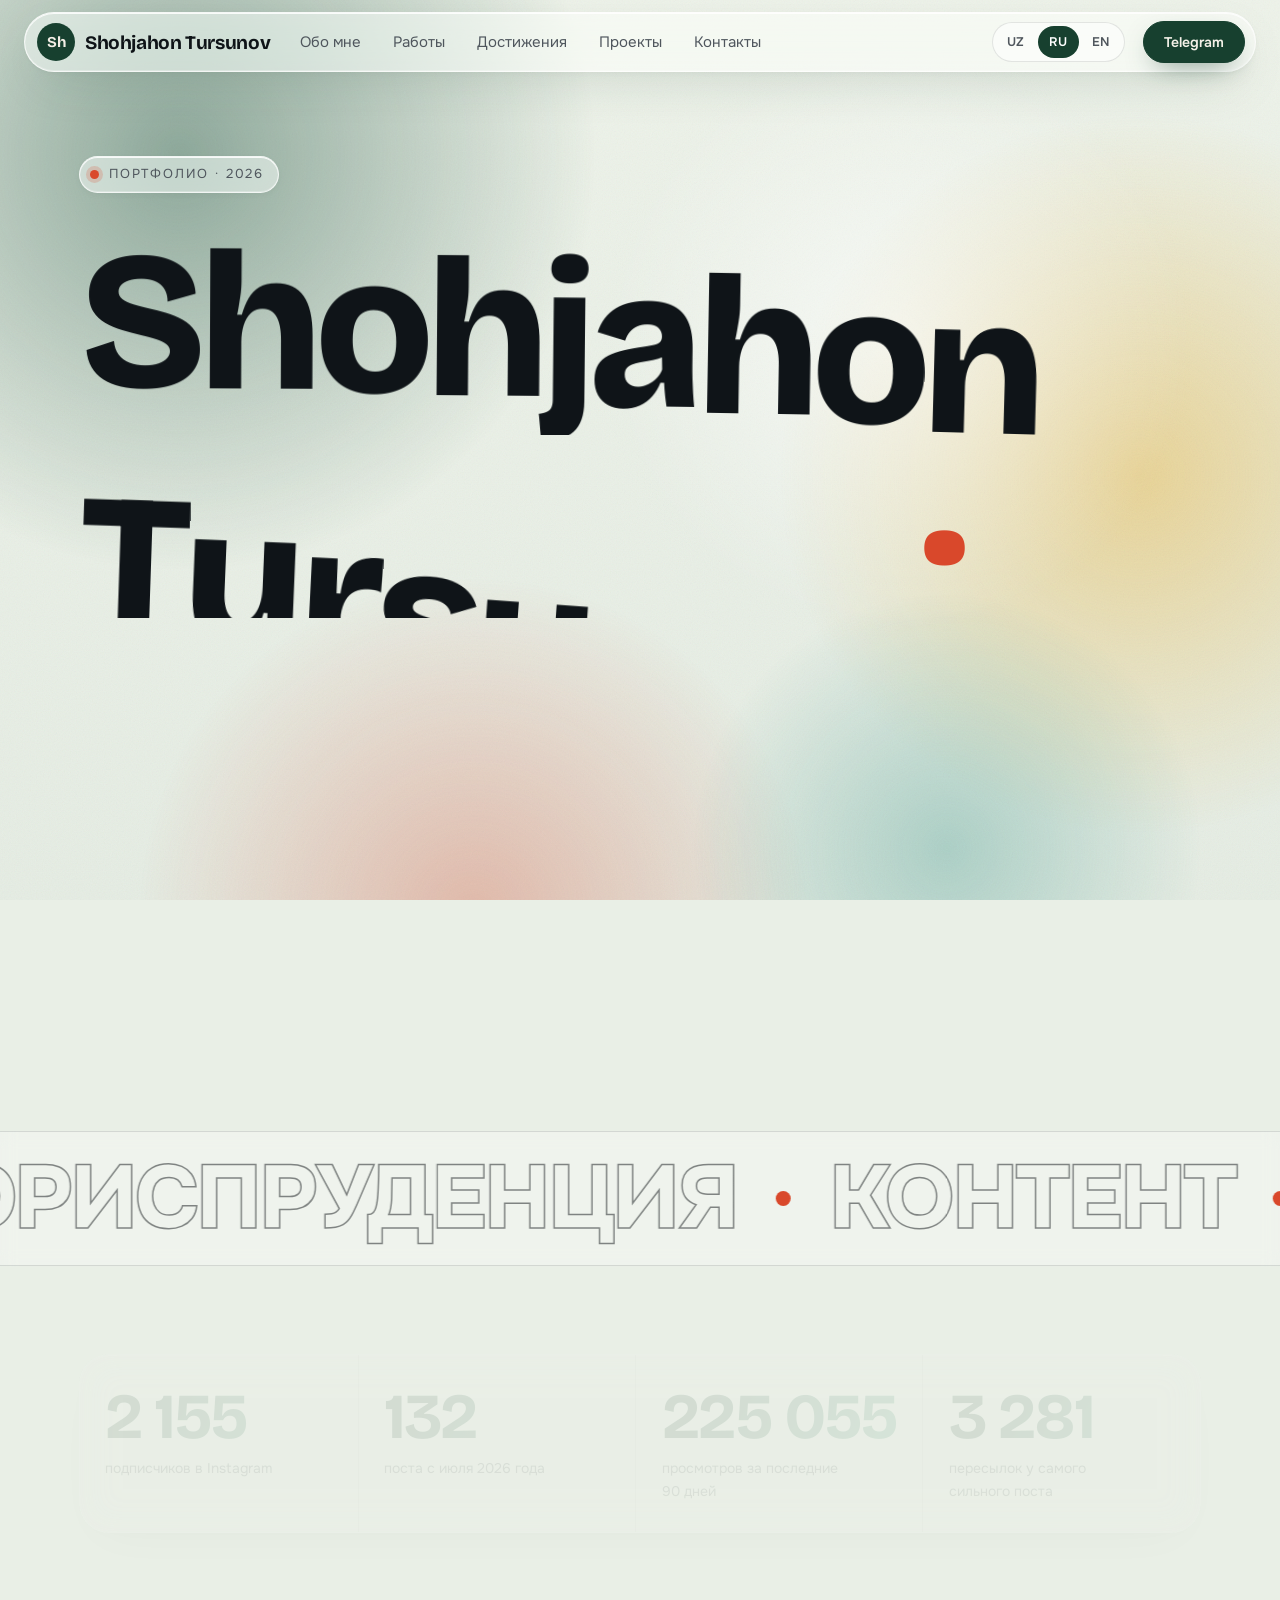
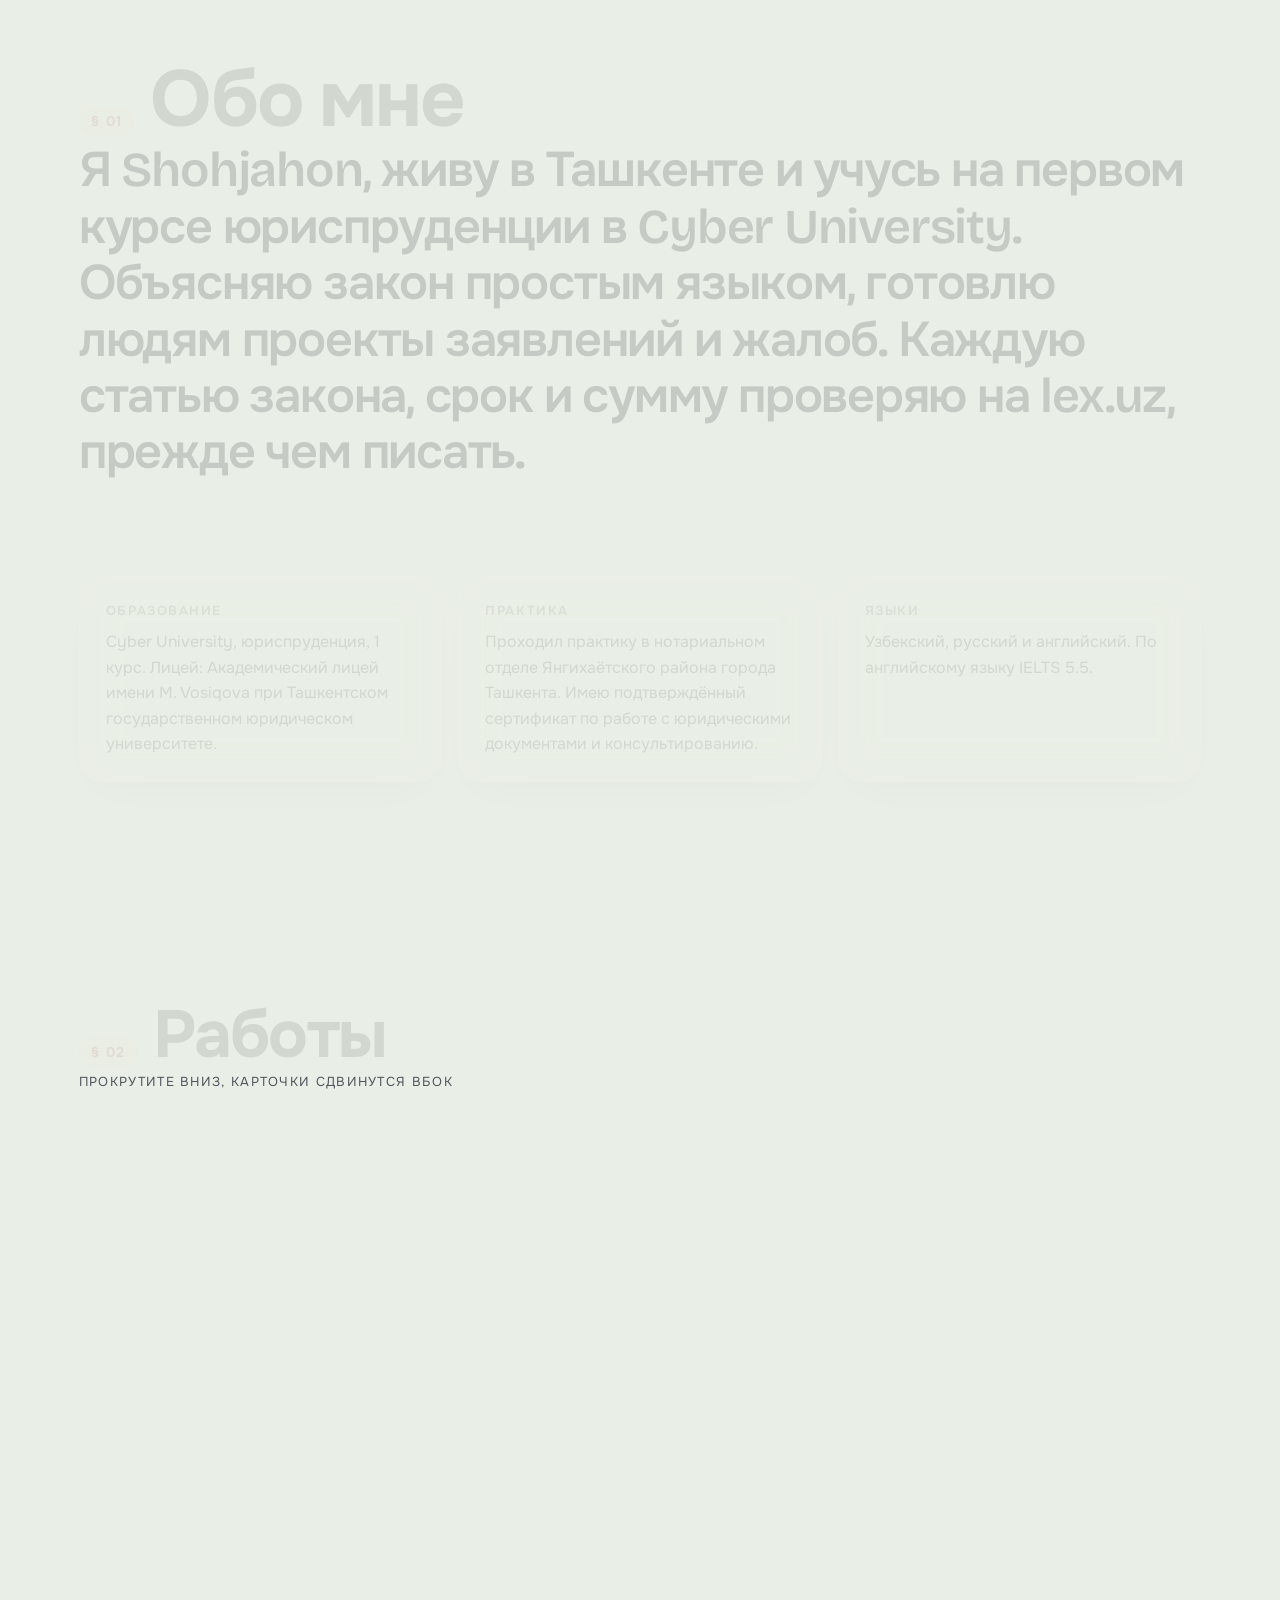
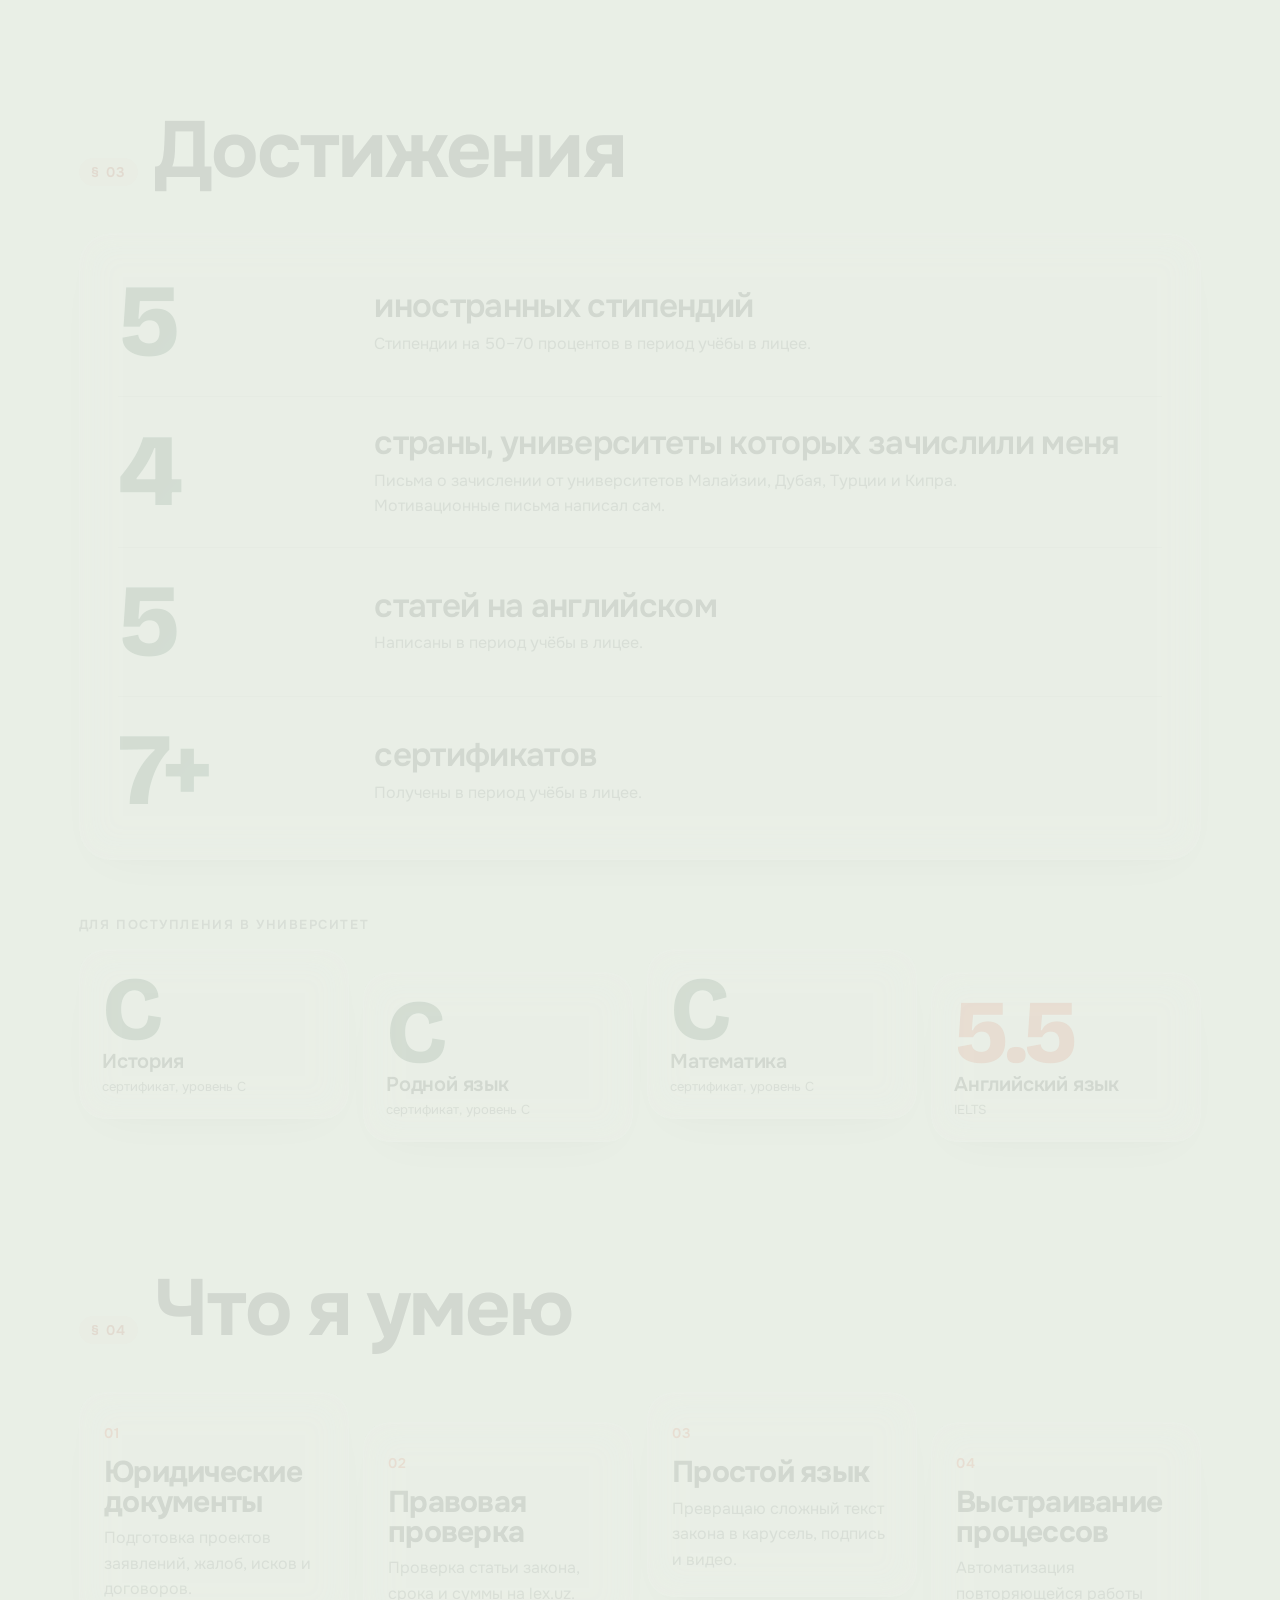
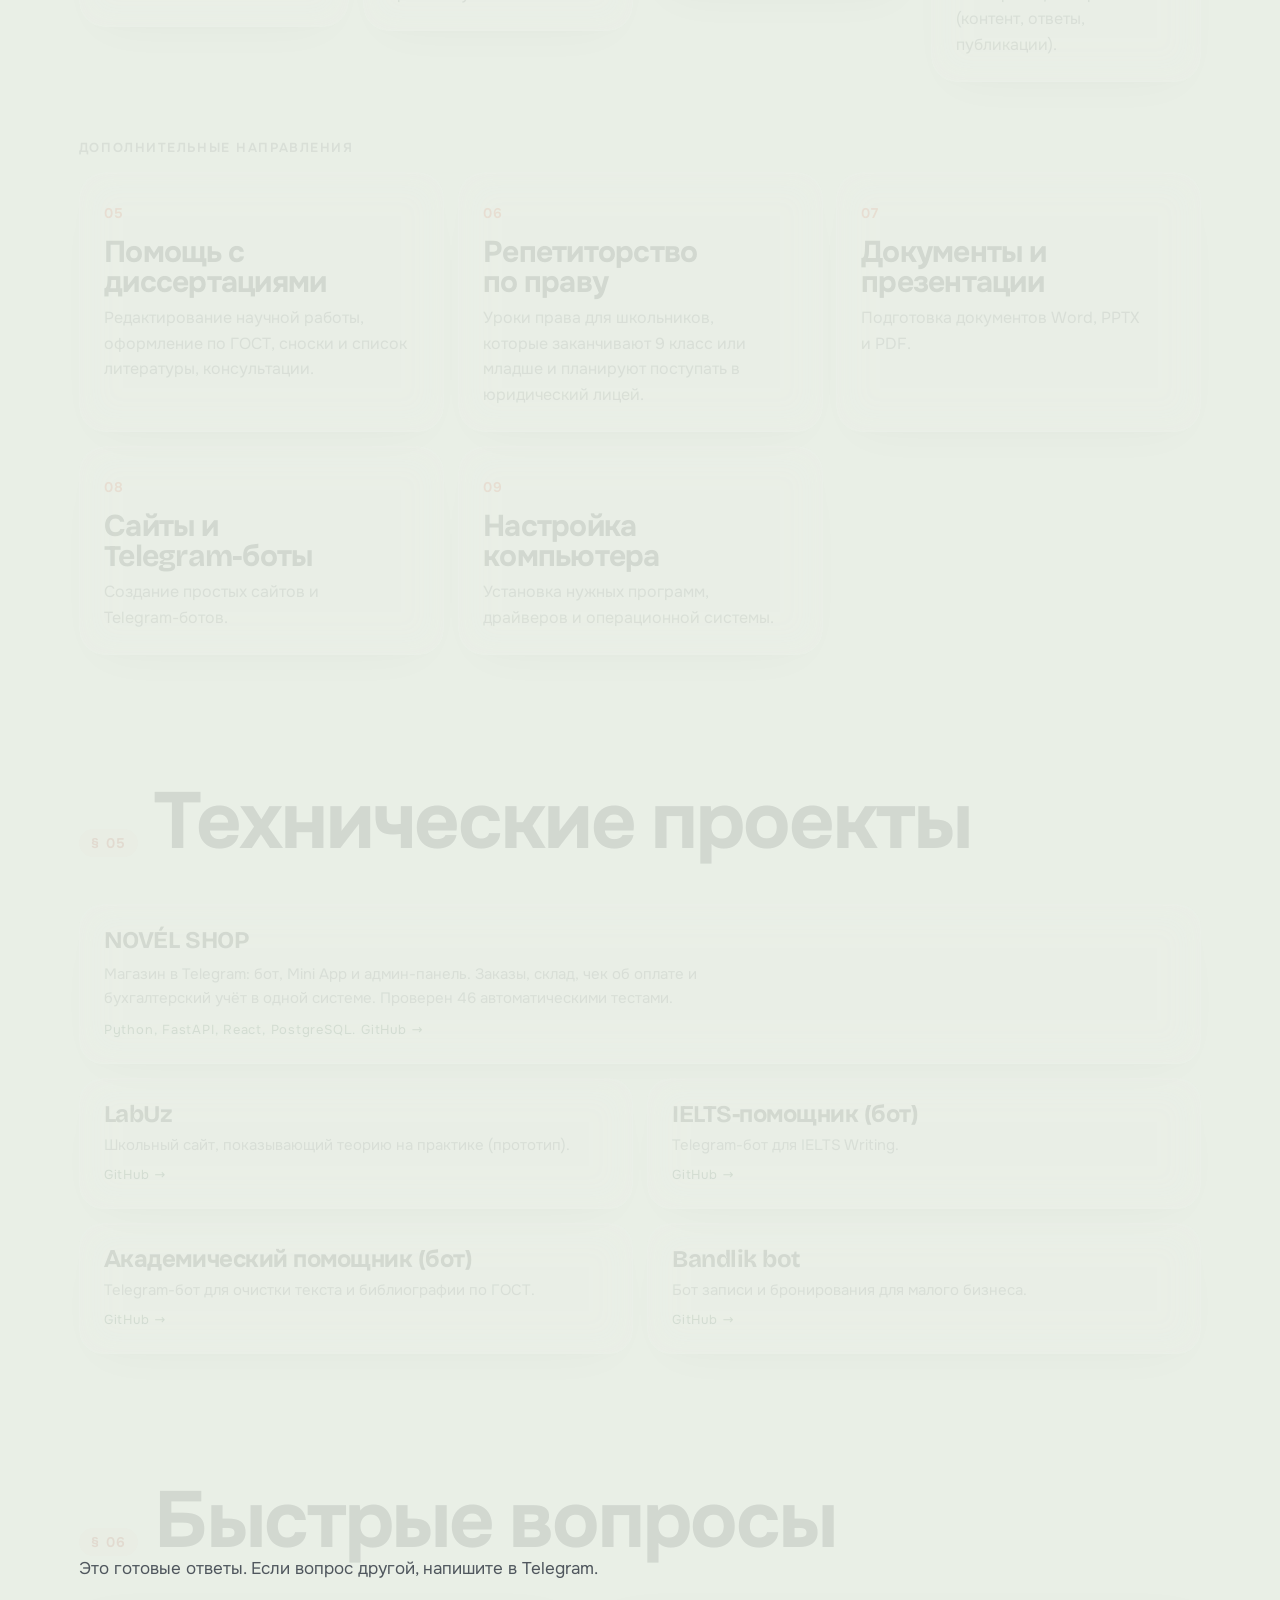
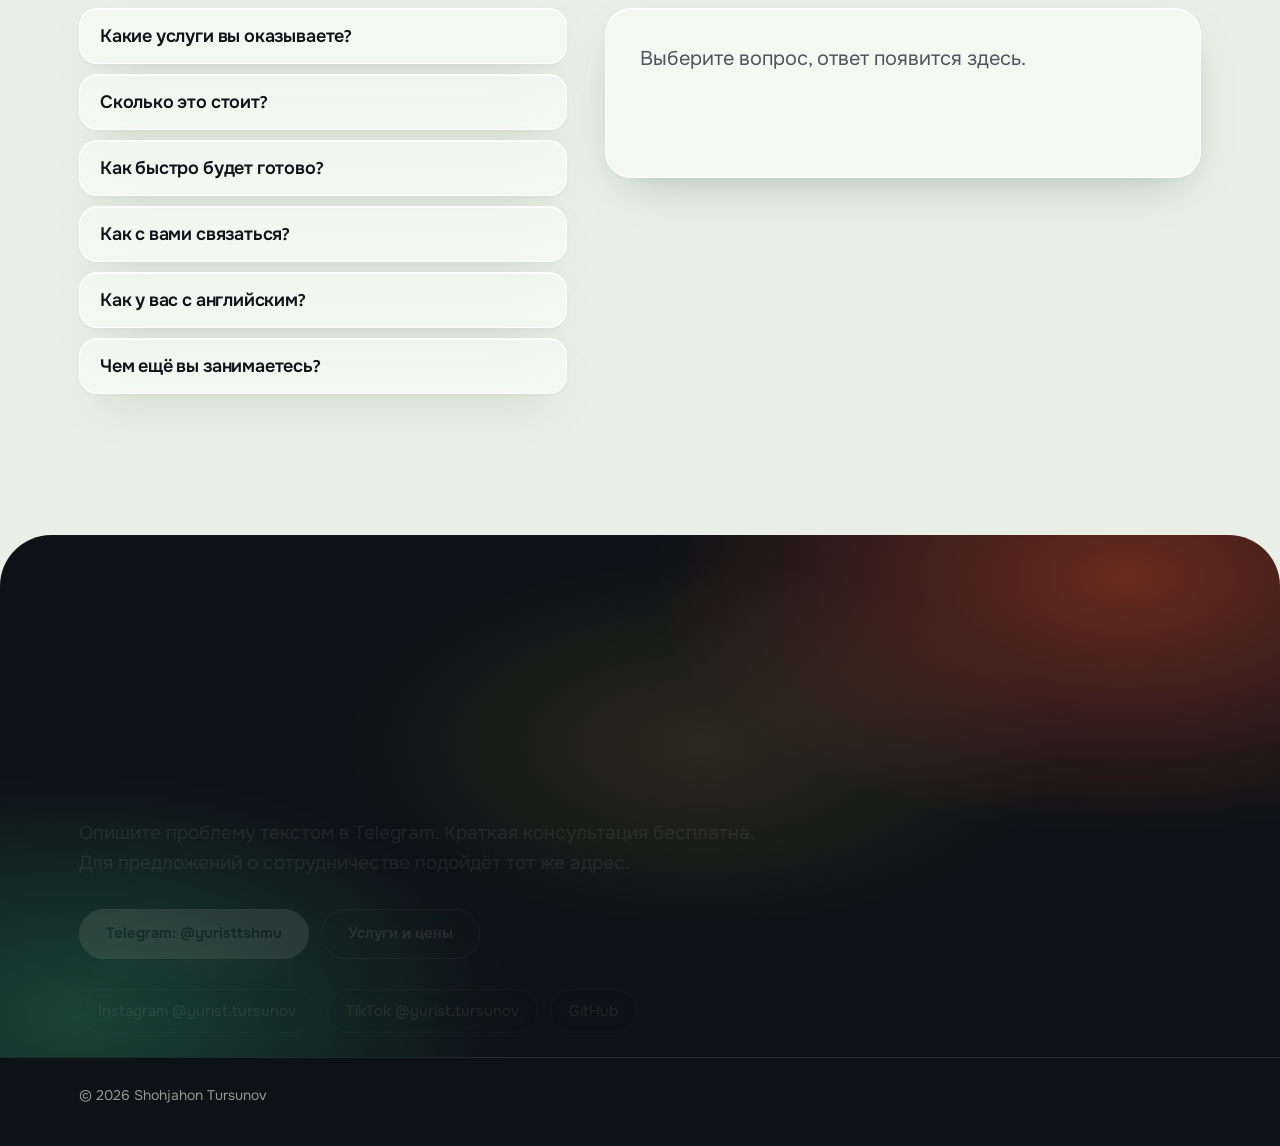
<file: ru/index.html>
<!DOCTYPE html>
<html lang="ru">
<head>
<meta charset="utf-8">
<meta http-equiv="Content-Security-Policy" content="default-src 'none'; script-src 'self'; style-src 'self'; img-src 'self' data:; font-src 'self'; connect-src 'none'; media-src 'none'; frame-src 'none'; worker-src 'none'; manifest-src 'none'; object-src 'none'; base-uri 'none'; form-action 'none'">
<meta name="referrer" content="no-referrer">
<meta name="viewport" content="width=device-width, initial-scale=1">
<meta name="color-scheme" content="light">
<meta name="theme-color" content="#e9efe6">
<meta name="description" content="Shohjahon Tursunov: студент-юрист, автор правового контента, готовит проекты юридических документов. Портфолио.">
<meta property="og:title" content="Shohjahon Tursunov – портфолио">
<meta property="og:description" content="Студент-юрист. Объясняю закон простым языком, готовлю проекты документов.">
<meta property="og:type" content="website">
<meta property="og:locale" content="ru_RU">
<link rel="canonical" href="https://yuristtursunov.github.io/shohjahon-portfolio/ru/">
<link rel="alternate" hreflang="uz" href="https://yuristtursunov.github.io/shohjahon-portfolio/">
<link rel="alternate" hreflang="ru" href="https://yuristtursunov.github.io/shohjahon-portfolio/ru/">
<link rel="alternate" hreflang="en" href="https://yuristtursunov.github.io/shohjahon-portfolio/en/">
<link rel="alternate" hreflang="x-default" href="https://yuristtursunov.github.io/shohjahon-portfolio/">
<script type="application/ld+json">{"@context":"https://schema.org","@graph":[{"@type":"WebSite","name":"Shohjahon Tursunov","url":"https://yuristtursunov.github.io/shohjahon-portfolio/ru/","inLanguage":"ru"},{"@type":"Person","name":"Shohjahon Tursunov","url":"https://yuristtursunov.github.io/shohjahon-portfolio/ru/","description":"Shohjahon Tursunov: студент-юрист, автор правового контента, готовит проекты юридических документов. Портфолио.","knowsLanguage":["uz","ru","en"],"sameAs":["https://www.instagram.com/yurist.tursunov/","https://www.tiktok.com/@yurist.tursunov","https://github.com/YURISTTURSUNOV","https://t.me/yuristtshmu"]}]}</script>
<title>Shohjahon Tursunov – портфолио</title>
<link rel="icon" href="data:image/svg+xml,%3Csvg xmlns='http://www.w3.org/2000/svg' viewBox='0 0 64 64'%3E%3Crect width='64' height='64' rx='14' fill='%2317402f'/%3E%3Ctext x='32' y='43' text-anchor='middle' font-family='Georgia,serif' font-size='30' font-weight='700' fill='%23f2eee5'%3ESh%3C/text%3E%3C/svg%3E">
<link rel="stylesheet" href="../assets/style.css">
</head>
<body>
<a class="skip" href="#asosiy">Перейти к основному содержимому</a>
<div id="progress" aria-hidden="true"></div>
<div class="aurora" aria-hidden="true"><i class="blob b1"></i><i class="blob b2"></i><i class="blob b3"></i><i class="blob b4"></i></div>
<div class="grain" aria-hidden="true"></div>
<div class="ring" id="ring" aria-hidden="true"></div>

<header class="top">
  <div class="bar glass">
    <a class="logo" href="#" aria-label="Shohjahon Tursunov, главная страница"><i aria-hidden="true">Sh</i><b translate="no">Shohjahon Tursunov</b></a>
    <nav class="menu" aria-label="Разделы">
      <a href="#haqida">Обо мне</a>
      <a href="#ishlar">Работы</a>
      <a href="#yutuqlar">Достижения</a>
      <a href="#loyihalar">Проекты</a>
      <a href="#aloqa">Контакты</a>
    </nav>
    <div class="lang" role="group" aria-label="Til / Язык / Language"><a href="../" hreflang="uz" lang="uz" aria-label="O'zbekcha">UZ</a><a href="./" hreflang="ru" lang="ru" aria-label="Русский" aria-current="true">RU</a><a href="../en/" hreflang="en" lang="en" aria-label="English">EN</a></div>
    <a class="btn solid" href="https://t.me/yuristtshmu" data-mag rel="noopener noreferrer">Telegram</a>
  </div>
</header>

<main id="asosiy">
<section class="hero" aria-labelledby="h1">
  <div class="spot" id="spot" aria-hidden="true"></div>
  <div class="wrap">
    <p class="eyebrow glass">Портфолио · 2026</p>
    <h1 class="name" id="h1" aria-label="Shohjahon Tursunov."><span class="line" data-split>Shohjahon</span><span class="line"><span data-split-in>Tursunov</span><span class="dot">.</span></span></h1>
    <div class="hero-row">
      <div>
        <p class="role">Студент-юрист. <em>Объясняю закон простым языком</em> и готовлю проекты документов.</p>
        <p class="lead">Живу в Ташкенте, учусь в Cyber University. Веду юридический блог в Instagram и готовлю людям проекты заявлений, жалоб, исков и договоров.</p>
        <div class="chips">
          <span class="chip glass">1 курс, юриспруденция</span>
          <span class="chip glass">IELTS 5.5</span>
          <span class="chip glass">Практика в нотариальном отделе</span>
          <span class="chip glass">Сертификат: юридические документы и консультирование</span>
        </div>
        <div class="cta">
          <a class="btn solid" href="https://t.me/yuristtshmu" data-mag rel="noopener noreferrer">Написать в Telegram</a>
          <a class="btn ghost" href="#ishlar" data-mag>Смотреть работы</a>
        </div>
      </div>
      <div class="deck" id="deck" aria-hidden="true">
        <div class="gcard glass g1" data-depth="14"><small>Образование</small><h3>Cyber University</h3><p>Юриспруденция, 1 курс</p></div>
        <div class="gcard glass g2" data-depth="26"><small>Английский язык</small><div class="big">5.5</div><small>IELTS</small></div>
        <div class="gcard glass g3" data-depth="40">
          <small>Медианный охват</small>
          <div class="big">98 <i>→</i> 275</div>
          <svg viewBox="0 0 160 56" preserveAspectRatio="none"><defs><linearGradient id="sg" x1="0" x2="1"><stop offset="0" stop-color="#38968c"/><stop offset="1" stop-color="#d9482b"/></linearGradient></defs><path id="spark" d="M8,35 L56,30.4 L104,16.6 L152,8" fill="none" stroke="url(#sg)" stroke-width="3" stroke-linecap="round" stroke-linejoin="round" pathLength="1" stroke-dasharray="1" stroke-dashoffset="0"/><circle id="sdot" cx="152" cy="8" r="4.5" fill="#d9482b"/></svg>
          <small class="sm6">июль → октябрь</small>
        </div>
      </div>
    </div>
  </div>
</section>

<div class="marq" aria-hidden="true">
  <div class="marq-track" id="mtrack">
    <div class="mg"><span>Юриспруденция</span><i></i><span>Контент</span><i></i><span>Документы</span><i></i><span>Консультации</span><i></i></div>
    <div class="mg"><span>Юриспруденция</span><i></i><span>Контент</span><i></i><span>Документы</span><i></i><span>Консультации</span><i></i></div>
  </div>
</div>

<section class="stats" aria-label="Цифры">
  <div class="wrap">
    <div class="stats-card glass">
      <div class="stat"><strong class="num" data-count="2155">2&nbsp;155</strong><span>подписчиков в Instagram</span></div>
      <div class="stat"><strong class="num" data-count="132">132</strong><span>поста с июля 2026 года</span></div>
      <div class="stat"><strong class="num" data-count="225055">225&nbsp;055</strong><span>просмотров за последние 90 дней</span></div>
      <div class="stat"><strong class="num" data-count="3281">3&nbsp;281</strong><span>пересылок у самого сильного поста</span></div>
    </div>
  </div>
</section>

<section class="sec" id="haqida" aria-labelledby="h-a">
  <div class="wrap">
    <div class="sec-h"><span class="par">§ 01</span><h2 id="h-a">Обо мне</h2></div>
    <p class="about" id="about">Я Shohjahon, живу в Ташкенте и учусь на первом курсе юриспруденции в Cyber University. Объясняю закон простым языком, готовлю людям проекты заявлений и жалоб. Каждую статью закона, срок и сумму проверяю на lex.uz, прежде чем писать.</p>
    <div class="about-meta">
      <div class="glass shine"><h3>Образование</h3><p>Cyber University, юриспруденция, 1 курс. Лицей: Академический лицей имени M. Vosiqova при Ташкентском государственном юридическом университете.</p></div>
      <div class="glass shine"><h3>Практика</h3><p>Проходил практику в нотариальном отделе Янгихаётского района города Ташкента. Имею подтверждённый сертификат по работе с юридическими документами и консультированию.</p></div>
      <div class="glass shine"><h3>Языки</h3><p>Узбекский, русский и английский. По английскому языку IELTS 5.5.</p></div>
    </div>
  </div>
</section>

<section class="works" id="ishlar" aria-labelledby="h-i">
  <div class="works-in" id="worksIn">
    <div class="wrap">
      <div class="sec-h"><span class="par">§ 02</span><h2 id="h-i">Работы</h2></div>
      <p class="hint" aria-hidden="true">Прокрутите вниз, карточки сдвинутся вбок</p>
    </div>
    <div class="hs" id="hs">
      <div class="hs-track" id="hsTrack">
        <article class="work glass shine" data-tilt>
          <span class="idx" aria-hidden="true">01</span>
          <div><div class="tag"><span>Instagram</span><b>@yurist.tursunov</b></div><h3>Юридический блог</h3><p>Трудовые, семейные права и права потребителей простым языком. За последние 90 дней 80 постов, сейчас 2&nbsp;155 подписчиков.</p></div>
          <div class="metric num">225&nbsp;055<small>просмотров за последние 90 дней</small></div>
          <a class="go" href="https://www.instagram.com/yurist.tursunov/" rel="noopener noreferrer">Открыть в Instagram</a>
        </article>
        <article class="work glass shine" data-tilt>
          <span class="idx" aria-hidden="true">02</span>
          <div><div class="tag"><span>Самый сильный пост</span><b>17 сентября</b></div><h3>«Вы уволились – деньги получите в тот же день»</h3><p>Одна карусель принесла 479 новых подписчиков и 1&nbsp;617 сохранений. Первое место и по пересылкам, и по новым подписчикам.</p></div>
          <div class="metric num">3&nbsp;281<small>раз переслали</small></div>
          <span class="src">Источник: Instagram Insights</span>
        </article>
        <article class="work glass shine" data-tilt>
          <span class="idx" aria-hidden="true">03</span>
          <div><div class="tag"><span>Больше всего просмотров</span><b>4 ноября</b></div><h3>«Долг по алиментам – это не только накопленная сумма»</h3><p>Карусель объясняет, что по решению суда за каждый день просрочки начисляется ещё и неустойка. 575 пересылок, 230 комментариев.</p></div>
          <div class="metric num">64&nbsp;288<small>просмотров</small></div>
          <span class="src">Manba: Instagram Insights</span>
        </article>
        <article class="work glass shine" data-tilt>
          <span class="idx" aria-hidden="true">04</span>
          <div><div class="tag"><span>Услуга</span><b>Telegram</b></div><h3>Проекты документов</h3><p>Проекты заявлений, жалоб, исков и договоров. Цена известна заранее, краткая консультация в текстовом виде бесплатна.</p></div>
          <div class="metric">Бесплатно<small>краткая консультация, в тексте</small></div>
          <a class="go" href="https://yuristtursunov.github.io/yurist-shohjahon/ru/" rel="noopener noreferrer">Страница услуги</a>
        </article>
        <article class="work glass shine" data-tilt>
          <span class="idx" aria-hidden="true">05</span>
          <div><div class="tag"><span>Автоматизация</span><b>Ежедневная карусель</b></div><h3>Система каруселей</h3><p>Тема, проверка закона, дизайн и публикация в одной системе. Карусели выходят сами в назначенное время.</p></div>
          <div class="metric num">60<small>дней по плану</small></div>
          <span class="src">На базе GitHub Actions</span>
        </article>
        <article class="work glass shine" data-tilt>
          <span class="idx" aria-hidden="true">06</span>
          <div><div class="tag"><span>TikTok</span><b>@yurist.tursunov</b></div><h3>Короткие видео</h3><p>Новый профиль для объяснения закона в коротких видео.</p></div>
          <div class="metric">Новый<small>с ноября 2026 года</small></div>
          <a class="go" href="https://www.tiktok.com/@yurist.tursunov" rel="noopener noreferrer">Открыть в TikTok</a>
        </article>
      </div>
    </div>
  </div>
</section>

<section class="sec" id="yutuqlar" aria-labelledby="h-y">
  <div class="wrap">
    <div class="sec-h"><span class="par">§ 03</span><h2 id="h-y">Достижения</h2></div>
    <div class="panel glass">
      <div class="row"><div class="big num" data-count="5">5</div><div><h3>иностранных стипендий</h3><p>Стипендии на 50–70 процентов в период учёбы в лицее.</p></div></div>
      <div class="row"><div class="big num" data-count="4">4</div><div><h3>страны, университеты которых зачислили меня</h3><p>Письма о зачислении от университетов Малайзии, Дубая, Турции и Кипра. Мотивационные письма написал сам.</p></div></div>
      <div class="row"><div class="big num" data-count="5">5</div><div><h3>статей на английском</h3><p>Написаны в период учёбы в лицее.</p></div></div>
      <div class="row"><div class="big num" data-count="7" data-suffix="+">7+</div><div><h3>сертификатов</h3><p>Получены в период учёбы в лицее.</p></div></div>
    </div>
    <h3 class="sub">Для поступления в университет</h3>
    <div class="tiles">
      <div class="tile glass shine" data-tilt><div class="gr">C</div><div><h3>История</h3><span>сертификат, уровень C</span></div></div>
      <div class="tile glass shine" data-tilt><div class="gr">C</div><div><h3>Родной язык</h3><span>сертификат, уровень C</span></div></div>
      <div class="tile glass shine" data-tilt><div class="gr">C</div><div><h3>Математика</h3><span>сертификат, уровень C</span></div></div>
      <div class="tile glass shine ielts" data-tilt><div class="gr">5.5</div><div><h3>Английский язык</h3><span>IELTS</span></div></div>
    </div>
  </div>
</section>

<section class="sec" id="korsatma" aria-labelledby="h-k">
  <div class="wrap">
    <div class="sec-h"><span class="par">§ 04</span><h2 id="h-k">Что я умею</h2></div>
    <div class="skills">
      <div class="skill glass shine" data-tilt><span class="n">01</span><h3>Юридические документы</h3><p>Подготовка проектов заявлений, жалоб, исков и договоров.</p></div>
      <div class="skill glass shine" data-tilt><span class="n">02</span><h3>Правовая проверка</h3><p>Проверка статьи закона, срока и суммы на lex.uz.</p></div>
      <div class="skill glass shine" data-tilt><span class="n">03</span><h3>Простой язык</h3><p>Превращаю сложный текст закона в карусель, подпись и видео.</p></div>
      <div class="skill glass shine" data-tilt><span class="n">04</span><h3>Выстраивание процессов</h3><p>Автоматизация повторяющейся работы (контент, ответы, публикации).</p></div>
    </div>
    <h3 class="sub">Дополнительные направления</h3><div class="skills more"><div class="skill glass shine" data-tilt><span class="n">05</span><h3>Помощь с диссертациями</h3><p>Редактирование научной работы, оформление по ГОСТ, сноски и список литературы, консультации.</p></div><div class="skill glass shine" data-tilt><span class="n">06</span><h3>Репетиторство по праву</h3><p>Уроки права для школьников, которые заканчивают 9 класс или младше и планируют поступать в юридический лицей.</p></div><div class="skill glass shine" data-tilt><span class="n">07</span><h3>Документы и презентации</h3><p>Подготовка документов Word, PPTX и PDF.</p></div><div class="skill glass shine" data-tilt><span class="n">08</span><h3>Сайты и Telegram-боты</h3><p>Создание простых сайтов и Telegram-ботов.</p></div><div class="skill glass shine" data-tilt><span class="n">09</span><h3>Настройка компьютера</h3><p>Установка нужных программ, драйверов и операционной системы.</p></div></div>
  </div>
</section>

<section class="sec" id="loyihalar" aria-labelledby="h-l">
  <div class="wrap">
    <div class="sec-h"><span class="par">§ 05</span><h2 id="h-l">Технические проекты</h2></div>
    <div class="tech">
      <a class="card wide glass shine" href="https://github.com/YURISTTURSUNOV/novelshop" rel="noopener noreferrer"><b translate="no">NOVÉL SHOP</b><span>Магазин в Telegram: бот, Mini App и админ-панель. Заказы, склад, чек об оплате и бухгалтерский учёт в одной системе. Проверен 46 автоматическими тестами.</span><em>Python, FastAPI, React, PostgreSQL. GitHub →</em></a>
      <a class="glass shine" href="https://github.com/YURISTTURSUNOV/labuz" rel="noopener noreferrer"><b>LabUz</b><span>Школьный сайт, показывающий теорию на практике (прототип).</span><em>GitHub →</em></a>
      <a class="glass shine" href="https://github.com/YURISTTURSUNOV/ielts-yordamchi-bot" rel="noopener noreferrer"><b>IELTS-помощник (бот)</b><span>Telegram-бот для IELTS Writing.</span><em>GitHub →</em></a>
      <a class="glass shine" href="https://github.com/YURISTTURSUNOV/akademik-yordamchi-bot" rel="noopener noreferrer"><b>Академический помощник (бот)</b><span>Telegram-бот для очистки текста и библиографии по ГОСТ.</span><em>GitHub →</em></a>
      <a class="glass shine" href="https://github.com/YURISTTURSUNOV/bandlik-bot" rel="noopener noreferrer"><b>Bandlik bot</b><span>Бот записи и бронирования для малого бизнеса.</span><em>GitHub →</em></a>
    </div>
  </div>
</section>

<section class="sec" id="savol" aria-labelledby="h-q"><div class="wrap"><div class="sec-h"><span class="par">§ 06</span><h2 id="h-q">Быстрые вопросы</h2></div><p class="qnote">Это готовые ответы. Если вопрос другой, напишите в Telegram.</p><div class="qwrap"><div class="qlist" role="group" aria-label="Выберите вопрос"><button type="button" class="qbtn glass" data-a="qa1" aria-pressed="false">Какие услуги вы оказываете?</button><button type="button" class="qbtn glass" data-a="qa2" aria-pressed="false">Сколько это стоит?</button><button type="button" class="qbtn glass" data-a="qa3" aria-pressed="false">Как быстро будет готово?</button><button type="button" class="qbtn glass" data-a="qa4" aria-pressed="false">Как с вами связаться?</button><button type="button" class="qbtn glass" data-a="qa5" aria-pressed="false">Как у вас с английским?</button><button type="button" class="qbtn glass" data-a="qa6" aria-pressed="false">Чем ещё вы занимаетесь?</button></div><div class="qans glass" id="qans" role="status" aria-live="polite" data-empty="Выберите вопрос, ответ появится здесь."><p class="qempty">Выберите вопрос, ответ появится здесь.</p></div></div><template id="qa1"><p>Готовлю проекты заявлений, жалоб, исков и договоров. Представительство в суде – работа адвоката, этим я не занимаюсь.</p></template><template id="qa2"><p>Краткая консультация бесплатна. Простое заявление 60 000 сум, проект договора 170 000–300 000 сум. При срочности цена выше на 50%.</p></template><template id="qa3"><p>Срочный документ будет готов в течение 24 часов.</p></template><template id="qa4"><p>Опишите проблему текстом в Telegram: @yuristtshmu.</p></template><template id="qa5"><p>По английскому IELTS 5.5. Сайт доступен на узбекском, русском и английском.</p></template><template id="qa6"><p>Помогаю с редактированием и оформлением диссертаций, репетиторство по праву для школьников до 9 класса, документы и презентации, сайты и Telegram-боты, установка программ и системы на компьютер.</p></template></div></section>

<section class="contact" id="aloqa" aria-labelledby="h-c">
  <div class="wrap">
    <h2 id="h-c"><span class="w"><span>Давайте</span></span> <span class="w"><span>поговорим<em>.</em></span></span></h2>
    <p class="lead">Опишите проблему текстом в Telegram. Краткая консультация бесплатна. Для предложений о сотрудничестве подойдёт тот же адрес.</p>
    <div class="cta">
      <a class="btn solid" href="https://t.me/yuristtshmu" data-mag rel="noopener noreferrer">Telegram: @yuristtshmu</a>
      <a class="btn ghost" href="https://yuristtursunov.github.io/yurist-shohjahon/ru/" data-mag rel="noopener noreferrer">Услуги и цены</a>
    </div>
    <div class="socials">
      <a href="https://www.instagram.com/yurist.tursunov/" rel="noopener noreferrer">Instagram @yurist.tursunov</a>
      <a href="https://www.tiktok.com/@yurist.tursunov" rel="noopener noreferrer">TikTok @yurist.tursunov</a>
      <a href="https://github.com/YURISTTURSUNOV" rel="noopener noreferrer">GitHub</a>
    </div>
  </div>
</section>
</main>

<footer>
  <div class="wrap">© 2026 <span translate="no">Shohjahon Tursunov</span></div>
</footer>

<script src="../assets/gsap.min.js"></script>
<script src="../assets/ScrollTrigger.min.js"></script>
<script src="../assets/app.js"></script>
</body>
</html>
</file>
<file: assets/style.css>
@font-face{font-family:'Bricolage Grotesque';font-style:normal;font-weight:200 800;font-display:swap;src:url(fonts/bricolage-grotesque-latin-wght-normal.woff2) format('woff2');unicode-range:U+0000-00FF,U+0131,U+0152-0153,U+02BB-02BC,U+02C6,U+02DA,U+02DC,U+0304,U+0308,U+0329,U+2000-206F,U+20AC,U+2122,U+2191,U+2193,U+2212,U+2215,U+FEFF,U+FFFD}
@font-face{font-family:'Bricolage Grotesque';font-style:normal;font-weight:200 800;font-display:swap;src:url(fonts/onest-cyrillic-wght-normal.woff2) format('woff2');unicode-range:U+0301,U+0400-045F,U+0490-0491,U+04B0-04B1,U+2116}
@font-face{font-family:'Onest';font-style:normal;font-weight:400;font-display:swap;src:url(fonts/onest-latin-400-normal.woff2) format('woff2');unicode-range:U+0000-00FF,U+0131,U+0152-0153,U+02BB-02BC,U+02C6,U+02DA,U+02DC,U+0304,U+0308,U+0329,U+2000-206F,U+20AC,U+2122,U+2191,U+2193,U+2212,U+2215,U+FEFF,U+FFFD}
@font-face{font-family:'Onest';font-style:normal;font-weight:500;font-display:swap;src:url(fonts/onest-latin-500-normal.woff2) format('woff2');unicode-range:U+0000-00FF,U+0131,U+0152-0153,U+02BB-02BC,U+02C6,U+02DA,U+02DC,U+0304,U+0308,U+0329,U+2000-206F,U+20AC,U+2122,U+2191,U+2193,U+2212,U+2215,U+FEFF,U+FFFD}
@font-face{font-family:'Onest';font-style:normal;font-weight:600;font-display:swap;src:url(fonts/onest-latin-600-normal.woff2) format('woff2');unicode-range:U+0000-00FF,U+0131,U+0152-0153,U+02BB-02BC,U+02C6,U+02DA,U+02DC,U+0304,U+0308,U+0329,U+2000-206F,U+20AC,U+2122,U+2191,U+2193,U+2212,U+2215,U+FEFF,U+FFFD}
@font-face{font-family:'Onest';font-style:normal;font-weight:400;font-display:swap;src:url(fonts/onest-cyrillic-400-normal.woff2) format('woff2');unicode-range:U+0301,U+0400-045F,U+0490-0491,U+04B0-04B1,U+2116}
@font-face{font-family:'Onest';font-style:normal;font-weight:500;font-display:swap;src:url(fonts/onest-cyrillic-500-normal.woff2) format('woff2');unicode-range:U+0301,U+0400-045F,U+0490-0491,U+04B0-04B1,U+2116}
@font-face{font-family:'Onest';font-style:normal;font-weight:600;font-display:swap;src:url(fonts/onest-cyrillic-600-normal.woff2) format('woff2');unicode-range:U+0301,U+0400-045F,U+0490-0491,U+04B0-04B1,U+2116}

/* Reja: sahifa "ish papkasi" (§ 01–§ 05). Vizual til: yorug' fon ustida harakatlanuvchi gradient (aurora) va shaffof shisha panellar.
   Bitta jasur joy: ism va gorizontal "Ishlar". Qolgani sokin va o'qiladigan. */
:root{
  --bg:#e9efe6; --ink:#0f1418; --muted:#4f565d;
  --green:#17402f; --green-2:#1f5440; --red:#d9482b; --gold:#e8b94a;
  --glass:rgba(255,255,255,.50); --glass-hi:rgba(255,255,255,.72); --glass-bd:rgba(255,255,255,.75);
  --line:rgba(15,20,24,.12);
  --shadow:0 18px 50px -22px rgba(23,64,47,.35),0 2px 10px -4px rgba(15,20,24,.10);
  --display:'Bricolage Grotesque','Arial Black',system-ui,sans-serif;
  --body:'Onest',system-ui,-apple-system,'Segoe UI',Roboto,sans-serif;
  --gut:clamp(18px,4.6vw,64px); --max:1240px; --head:84px; --blur:18px;
  color-scheme:light;
}
*{box-sizing:border-box;margin:0;padding:0}
html{scroll-behavior:smooth;scroll-padding-top:calc(var(--head) + 4px);-webkit-text-size-adjust:100%}
html{overflow-x:clip}
body{background:var(--bg);color:var(--ink);font-family:var(--body);font-size:17px;line-height:1.6;overflow-x:clip;touch-action:manipulation;-webkit-tap-highlight-color:rgba(23,64,47,.18)}
h1,h2,h3{font-family:var(--display);font-weight:700;line-height:.98;letter-spacing:-.025em;text-wrap:balance}
p{text-wrap:pretty}
a{color:inherit}
:focus-visible{outline:2px solid var(--green);outline-offset:3px;border-radius:6px}
.wrap{max-width:var(--max);margin:0 auto;padding:0 var(--gut)}
.sr{position:absolute;width:1px;height:1px;overflow:hidden;clip:rect(0 0 0 0);white-space:nowrap}
.skip{position:absolute;left:12px;top:-70px;background:var(--green);color:#fff;padding:10px 14px;border-radius:8px;font-weight:600;z-index:200;text-decoration:none}
.skip:focus{top:12px}
.num{font-variant-numeric:tabular-nums}
main,footer{position:relative;z-index:2}

/* ===== fon: aurora + donador ===== */
.aurora{position:fixed;inset:0;z-index:0;overflow:hidden;pointer-events:none;background:linear-gradient(180deg,#eef3ea,#e6ede4)}
.blob{position:absolute;border-radius:50%;will-change:transform}
.b1{width:72vmax;height:72vmax;left:-22vmax;top:-24vmax;background:radial-gradient(circle at 50% 50%,rgba(31,84,64,.46),rgba(31,84,64,0) 64%)}
.b2{width:62vmax;height:62vmax;right:-20vmax;top:6vmax;background:radial-gradient(circle at 50% 50%,rgba(232,185,74,.50),rgba(232,185,74,0) 64%)}
.b3{width:58vmax;height:58vmax;left:8vmax;bottom:-30vmax;background:radial-gradient(circle at 50% 50%,rgba(217,72,43,.30),rgba(217,72,43,0) 64%)}
.b4{width:44vmax;height:44vmax;right:4vmax;bottom:-18vmax;background:radial-gradient(circle at 50% 50%,rgba(56,150,140,.32),rgba(56,150,140,0) 64%)}
.grain{position:fixed;inset:0;z-index:1;pointer-events:none;opacity:.07;mix-blend-mode:multiply;background-image:url("data:image/svg+xml,%3Csvg xmlns='http://www.w3.org/2000/svg' width='180' height='180'%3E%3Cfilter id='n'%3E%3CfeTurbulence type='fractalNoise' baseFrequency='.85' numOctaves='2' stitchTiles='stitch'/%3E%3C/filter%3E%3Crect width='100%25' height='100%25' filter='url(%23n)'/%3E%3C/svg%3E")}

/* ===== shisha ===== */
.glass{position:relative;background:var(--glass);-webkit-backdrop-filter:blur(var(--blur)) saturate(1.5);backdrop-filter:blur(var(--blur)) saturate(1.5);border:1px solid var(--glass-bd);box-shadow:var(--shadow),inset 0 1px 0 rgba(255,255,255,.85),inset 0 -1px 0 rgba(255,255,255,.25)}
.shine::after{content:"";position:absolute;inset:0;border-radius:inherit;pointer-events:none;background:radial-gradient(300px circle at var(--sx,50%) var(--sy,0%),rgba(255,255,255,.7),rgba(255,255,255,0) 62%);opacity:0;transition:opacity .35s}
.shine:hover::after{opacity:1}
@supports not ((backdrop-filter:blur(1px)) or (-webkit-backdrop-filter:blur(1px))){.glass{background:rgba(250,252,248,.94)}}
@media (prefers-reduced-transparency:reduce){.glass{background:rgba(250,252,248,.96);-webkit-backdrop-filter:none;backdrop-filter:none}.grain{display:none}}
@media (max-width:700px){:root{--blur:12px}}

#progress{position:fixed;left:0;top:0;height:3px;width:100%;background:linear-gradient(90deg,var(--green),var(--red),var(--gold));transform:scaleX(0);transform-origin:0 50%;z-index:90}

/* kursor halqasi (faqat sichqonchada) */
.ring{position:fixed;left:0;top:0;width:38px;height:38px;margin:-19px 0 0 -19px;border:1.5px solid rgba(23,64,47,.55);border-radius:50%;pointer-events:none;z-index:95;opacity:0;transition:opacity .3s,background-color .25s,border-color .25s}
.ring.on{opacity:1}
.ring.hot{background:rgba(217,72,43,.14);border-color:var(--red)}

/* ===== header: suzuvchi shisha tabletka ===== */
header.top{position:fixed;top:12px;left:0;right:0;z-index:80;pointer-events:none;padding:0 clamp(10px,2vw,24px)}
.bar{pointer-events:auto;max-width:var(--max);margin:0 auto;height:60px;padding:0 10px 0 12px;display:flex;align-items:center;justify-content:space-between;gap:16px;border-radius:999px}
.logo{display:flex;align-items:center;gap:10px;text-decoration:none;font:700 19px/1 var(--display);letter-spacing:-.02em;white-space:nowrap}
.logo i{display:grid;place-items:center;width:38px;height:38px;border-radius:50%;background:var(--green);color:#f2eee5;font:700 15px/1 var(--display);font-style:normal;letter-spacing:0}
nav.menu{display:flex;gap:4px;font-size:15px}
nav.menu a{text-decoration:none;color:var(--muted);padding:8px 14px;border-radius:999px;transition:color .2s,background-color .25s}
nav.menu a:hover{color:var(--ink);background:rgba(255,255,255,.65)}
.btn{display:inline-flex;align-items:center;justify-content:center;gap:8px;min-height:50px;padding:0 26px;border-radius:999px;font:600 15px/1 var(--body);text-decoration:none;border:1.5px solid var(--green);cursor:pointer;transition:background-color .2s,color .2s,border-color .2s,box-shadow .3s}
.btn.solid{background:var(--green);color:#f4f1e8;box-shadow:0 10px 28px -12px rgba(23,64,47,.7)}
.btn.solid:hover{background:var(--green-2);border-color:var(--green-2);box-shadow:0 14px 34px -12px rgba(23,64,47,.8)}
.btn.ghost{background:rgba(255,255,255,.4);color:var(--ink);border-color:rgba(15,20,24,.55);-webkit-backdrop-filter:blur(10px);backdrop-filter:blur(10px)}
.btn.ghost:hover{background:var(--ink);color:#fff;border-color:var(--ink)}
.bar .btn{min-height:42px;padding:0 20px;font-size:14px;white-space:nowrap}
@media (max-width:1080px){nav.menu{display:none}}
@media (max-width:430px){.logo b{display:none}}

/* ===== hero ===== */
.hero{position:relative;padding:calc(var(--head) + clamp(28px,6vw,72px)) 0 clamp(40px,6vw,80px)}
.spot{position:absolute;inset:0;pointer-events:none;background:radial-gradient(480px circle at var(--mx,70%) var(--my,30%),rgba(255,255,255,.55),rgba(255,255,255,0) 62%);opacity:0;transition:opacity .4s}
.eyebrow{display:inline-flex;gap:10px;align-items:center;font-size:13px;letter-spacing:.14em;text-transform:uppercase;color:var(--muted);margin-bottom:clamp(16px,3vw,28px);padding:7px 14px 7px 10px;border-radius:999px}
.eyebrow::before{content:"";width:9px;height:9px;border-radius:50%;background:var(--red);box-shadow:0 0 0 4px rgba(217,72,43,.2)}
.name{font-size:clamp(54px,15.2vw,204px);line-height:.9;letter-spacing:-.045em;font-weight:800}
.name .line{display:block;overflow:clip;padding:.04em .04em .16em 0;margin-bottom:-.16em;will-change:transform}
.name .ch{display:inline-block}
.name .dot{color:var(--red)}
.hero-row{display:grid;grid-template-columns:1.2fr .8fr;gap:clamp(24px,5vw,72px);align-items:center;margin-top:clamp(28px,4vw,52px)}
.role{font:600 clamp(22px,3vw,34px)/1.12 var(--display);letter-spacing:-.02em;max-width:19em}
.role em{font-style:normal;color:var(--green)}
.lead{max-width:36em;margin-top:18px;color:var(--muted);font-size:clamp(16px,1.5vw,19px)}
.chips{display:flex;flex-wrap:wrap;gap:10px;margin-top:22px}
.chip{border-radius:999px;padding:8px 15px;font-size:14px;--blur:10px}
.cta{display:flex;flex-wrap:wrap;gap:12px;margin-top:30px}

/* hero shisha kartalar */
.deck{position:relative;height:clamp(300px,31vw,390px);perspective:1000px}
.gcard{position:absolute;border-radius:26px;padding:20px 22px}
.gcard small{display:block;font-size:12px;letter-spacing:.12em;text-transform:uppercase;color:var(--muted)}
.gcard h3{font-size:clamp(22px,2.2vw,30px);margin-top:6px}
.g1{width:min(300px,72%);right:0;top:0;transform:rotate(5deg)}
.g1 p{font-size:15px;color:var(--muted);margin-top:8px}
.g2{width:min(172px,42%);left:0;top:30%;transform:rotate(-6deg);background:linear-gradient(150deg,rgba(23,64,47,.86),rgba(31,84,64,.72));color:#f4f1e8;border-color:rgba(255,255,255,.28)}
.g2 small{color:rgba(244,241,232,.75)}
.g2 .big{font:800 clamp(56px,6vw,84px)/.9 var(--display);letter-spacing:-.05em;margin-top:6px}
.g3{width:min(262px,62%);right:0;bottom:0;transform:rotate(-2deg)}
.g3 .big{font:800 clamp(34px,3.6vw,48px)/1 var(--display);letter-spacing:-.04em;margin-top:4px;color:var(--green)}
.g3 .big i{font-style:normal;color:var(--red)}
.g3 svg{display:block;width:100%;height:48px;margin-top:8px;overflow:visible}
@media (max-width:900px){.hero-row{grid-template-columns:1fr}.deck{display:none}}

/* marquee */
.marq{overflow:clip;padding:clamp(10px,2vw,22px) 0;border-block:1px solid var(--line);background:rgba(255,255,255,.28);-webkit-backdrop-filter:blur(8px);backdrop-filter:blur(8px)}
.marq-track{display:flex;width:max-content;will-change:transform}
.mg{display:flex;flex:none;align-items:center;gap:clamp(22px,3vw,44px);padding-right:clamp(22px,3vw,44px);font:800 clamp(40px,7vw,104px)/1 var(--display);letter-spacing:-.035em;text-transform:uppercase;white-space:nowrap;color:transparent;-webkit-text-stroke:1.5px rgba(15,20,24,.5)}
.mg i{display:block;width:clamp(10px,1.2vw,16px);height:clamp(10px,1.2vw,16px);border-radius:50%;background:var(--red);flex:none}
@media (prefers-reduced-motion:reduce){.marq{overflow-x:auto}}

/* stats */
.stats{padding-top:clamp(28px,4vw,48px)}
.stats-card{display:grid;grid-template-columns:repeat(4,1fr);border-radius:30px;overflow:hidden}
.stat{padding:clamp(18px,2.4vw,30px) clamp(14px,2vw,28px)}
.stat+.stat{border-left:1px solid rgba(15,20,24,.1)}
.stat strong{display:block;font:700 clamp(36px,5vw,66px)/1 var(--display);letter-spacing:-.04em;background:linear-gradient(120deg,var(--green) 20%,#2f8a6a);-webkit-background-clip:text;background-clip:text;color:transparent}
.stat span{display:block;margin-top:8px;font-size:14px;color:var(--muted);max-width:14em}
@media (max-width:760px){.stats-card{grid-template-columns:1fr 1fr}.stat:nth-child(odd){border-left:0}.stat:nth-child(n+3){border-top:1px solid rgba(15,20,24,.1)}}

/* sections */
section.sec{padding:clamp(76px,10vw,140px) 0 0}
.sec-h{display:flex;align-items:baseline;gap:16px;flex-wrap:wrap;margin-bottom:clamp(24px,3.4vw,44px)}
.par{font:600 14px var(--body);letter-spacing:.1em;color:#a52f17;white-space:nowrap;padding:5px 12px;border-radius:999px;background:rgba(217,72,43,.1)}
.sec h2{font-size:clamp(40px,6.2vw,92px)}
.works h2{font-size:clamp(40px,5.2vw,76px)}

/* about */
.about{font:600 clamp(26px,3.8vw,50px)/1.16 var(--display);letter-spacing:-.025em;max-width:25em}
.about .w{display:inline-block}
.about-meta{display:grid;grid-template-columns:repeat(3,1fr);gap:16px;margin-top:clamp(30px,4.6vw,56px)}
.about-meta>div{padding:24px 26px;border-radius:24px}
.about-meta h3{font:600 13px var(--body);letter-spacing:.12em;text-transform:uppercase;color:var(--muted);margin-bottom:10px}
.about-meta p{font-size:16px}
@media (max-width:860px){.about-meta{grid-template-columns:1fr}}

/* works */
section.works{padding-top:clamp(40px,6vw,80px)}
.works-in{display:flex;flex-direction:column;justify-content:center}
.works-in .wrap{width:100%}
.hs{overflow-x:auto;padding:14px 0 26px;scrollbar-width:thin}
.hs-track{display:grid;gap:18px;padding:0 var(--gut)}
.work{position:relative;display:flex;flex-direction:column;gap:22px;min-height:360px;padding:clamp(22px,2.4vw,32px);border-radius:30px;overflow:hidden;transition:border-color .25s}
.work::before{content:"";position:absolute;width:260px;height:260px;right:-90px;top:-90px;border-radius:50%;background:radial-gradient(circle,var(--tint,rgba(31,84,64,.35)),rgba(0,0,0,0) 68%);pointer-events:none}
.work:nth-child(2){--tint:rgba(217,72,43,.32)}
.work:nth-child(3){--tint:rgba(232,185,74,.5)}
.work:nth-child(4){--tint:rgba(56,150,140,.4)}
.work:nth-child(5){--tint:rgba(217,72,43,.26)}
.work .idx{position:absolute;right:22px;bottom:14px;font:800 92px/1 var(--display);letter-spacing:-.05em;color:rgba(15,20,24,.05);pointer-events:none}
.work .tag{position:relative;display:flex;justify-content:space-between;gap:12px;font-size:13px;letter-spacing:.1em;text-transform:uppercase;color:var(--muted)}
.work .tag b{color:var(--red);font-weight:600}
.work h3{position:relative;font-size:clamp(28px,2.8vw,40px);margin:12px 0 10px}
.work p{position:relative;color:var(--muted);font-size:16px}
.work .metric{position:relative;margin-top:auto;font:700 clamp(40px,4.4vw,64px)/1 var(--display);letter-spacing:-.04em;color:var(--green)}
.work .metric small{display:block;font:400 14px/1.3 var(--body);letter-spacing:0;color:var(--muted);margin-top:6px}
.work .src{position:relative;align-self:flex-start;font-size:14px;color:var(--muted);padding-bottom:2px;border-bottom:1.5px solid transparent}
.work a.go{position:relative;align-self:flex-start;font-weight:600;font-size:15px;text-decoration:none;border-bottom:1.5px solid var(--ink);padding-bottom:2px;transition:color .2s,border-color .2s}
.work a.go:hover{color:var(--green);border-color:var(--green)}
.work a.go::after{content:" \2192"}
@media (min-width:900px){
  .works-in{min-height:100vh;min-height:100svh;padding:calc(var(--head) + 4px) 0 24px}
  .hs-track{display:flex;width:max-content;gap:22px;padding-left:max(var(--gut),calc((100vw - var(--max))/2 + var(--gut)));padding-right:var(--gut)}
  .work{width:clamp(380px,32vw,470px);flex:none}
}
@media (max-width:899px){.hs{overflow:visible}}
.hint{display:none;font-size:13px;letter-spacing:.1em;text-transform:uppercase;color:var(--muted);margin:0 0 6px}
@media (min-width:900px){.hint{display:block}}

/* achievements */
.panel{border-radius:32px;padding:clamp(6px,1.4vw,14px) clamp(18px,3vw,40px)}
.row{display:grid;grid-template-columns:minmax(120px,.3fr) 1fr;gap:20px;align-items:center;padding:clamp(18px,2.2vw,28px) 0}
.row+.row{border-top:1px solid rgba(15,20,24,.1)}
.row .big{font:800 clamp(52px,8vw,118px)/.9 var(--display);letter-spacing:-.05em;background:linear-gradient(130deg,var(--green) 30%,#38968c);-webkit-background-clip:text;background-clip:text;color:transparent}
.row h3{font:600 clamp(22px,2.6vw,34px)/1.1 var(--display);letter-spacing:-.02em;margin-bottom:6px}
.row p{color:var(--muted);max-width:40em;font-size:16px}
@media (max-width:560px){.row{grid-template-columns:74px 1fr;gap:14px}.row .big{font-size:56px}}
.sub{font:600 13px var(--body);letter-spacing:.12em;text-transform:uppercase;color:var(--muted);margin:clamp(34px,5vw,56px) 0 16px}
.tiles{display:grid;grid-template-columns:repeat(4,1fr);gap:14px}
.tile{border-radius:26px;padding:22px 22px 20px;min-height:170px;display:flex;flex-direction:column;justify-content:space-between}
.tile .gr{font:800 clamp(60px,7vw,96px)/.85 var(--display);letter-spacing:-.05em;color:var(--green)}
.tile.ielts .gr{color:var(--red)}
.tile h3{font:600 20px/1.15 var(--display);letter-spacing:-.01em}
.tile span{display:block;font-size:13px;color:var(--muted);margin-top:4px}
@media (max-width:900px){.tiles{grid-template-columns:1fr 1fr}}

/* skills */
.skills{display:grid;grid-template-columns:repeat(4,1fr);gap:14px}
.skill{padding:26px 24px 24px;border-radius:26px}
.skill .n{font:600 14px var(--body);color:var(--red);letter-spacing:.1em}
.skill h3{font-size:clamp(24px,2.4vw,30px);margin:12px 0 8px}
.skill p{color:var(--muted);font-size:16px}
@media (max-width:980px){.skills{grid-template-columns:1fr 1fr}}
@media (max-width:560px){.skills{grid-template-columns:1fr}}

/* tech */
.tech{display:grid;grid-template-columns:repeat(2,1fr);gap:14px}
.tech a,.tech .card{display:flex;flex-direction:column;gap:6px;padding:22px 24px;border-radius:24px;text-decoration:none;transition:border-color .25s}
.tech a:hover{border-color:rgba(23,64,47,.55)}
.tech .wide{grid-column:1/-1;gap:8px}
.tech .wide span{max-width:68ch}
.tech b{font:700 24px/1.1 var(--display);letter-spacing:-.02em}
.tech span{color:var(--muted);font-size:15px}
.tech em{font-style:normal;font-size:13px;color:var(--green);letter-spacing:.06em;margin-top:2px;transition:letter-spacing .3s}
.tech a:hover em{letter-spacing:.14em}
@media (max-width:700px){.tech{grid-template-columns:1fr}}

/* contact */
.contact{position:relative;margin-top:clamp(80px,11vw,150px);color:#f2eee5;padding:clamp(70px,10vw,130px) 0 44px;border-radius:clamp(26px,4vw,52px) clamp(26px,4vw,52px) 0 0;overflow:clip;
  background:radial-gradient(60% 80% at 88% 8%,rgba(217,72,43,.45),rgba(217,72,43,0) 62%),radial-gradient(55% 75% at 6% 92%,rgba(31,84,64,.75),rgba(31,84,64,0) 62%),radial-gradient(40% 50% at 55% 40%,rgba(232,185,74,.14),rgba(232,185,74,0) 70%),#0d1216}
.contact .wrap{position:relative}
.contact h2{font-size:clamp(46px,9.4vw,150px);letter-spacing:-.045em;line-height:.92;font-weight:800}
.contact h2 .w{display:inline-block;overflow:clip;vertical-align:top;padding:0 .04em .14em 0;margin:0 -.04em -.14em 0}
.contact h2 .w>span{display:inline-block}
.contact h2 em{font-style:normal;color:var(--red)}
.contact .lead{color:rgba(242,238,229,.74);margin-top:24px}
.contact .btn.solid{background:#f2eee5;color:#0f1418;border-color:#f2eee5;box-shadow:0 14px 34px -14px rgba(242,238,229,.5)}
.contact .btn.solid:hover{background:#fff;border-color:#fff}
.contact .btn.ghost{background:rgba(255,255,255,.08);color:#f2eee5;border-color:rgba(242,238,229,.4)}
.contact .btn.ghost:hover{background:#f2eee5;color:#0f1418}
.socials{display:flex;gap:12px;flex-wrap:wrap;margin-top:30px;font-size:15px}
.socials a{color:rgba(242,238,229,.85);text-decoration:none;padding:9px 18px;border-radius:999px;border:1px solid rgba(242,238,229,.22);background:rgba(255,255,255,.06);-webkit-backdrop-filter:blur(10px);backdrop-filter:blur(10px);transition:background-color .25s,border-color .25s}
.socials a:hover{background:rgba(255,255,255,.16);border-color:rgba(242,238,229,.5)}
footer{background:#0d1216;color:rgba(242,238,229,.6);padding:26px 0 40px;font-size:14px;border-top:1px solid rgba(242,238,229,.1)}

@media (prefers-reduced-motion:reduce){html{scroll-behavior:auto}.spot,.ring{display:none}}

/* til almashtirgich */
.lang{display:flex;gap:2px;padding:3px;border-radius:999px;background:rgba(255,255,255,.5);border:1px solid rgba(15,20,24,.10);font-size:12.5px;font-weight:600;letter-spacing:.06em;margin-left:auto;margin-right:2px}
.lang a{display:inline-flex;align-items:center;min-height:32px;padding:0 11px;border-radius:999px;text-decoration:none;color:var(--muted);transition:color .2s,background-color .2s}
.lang a:hover{color:var(--ink);background:rgba(255,255,255,.7)}
.lang a[aria-current]{background:var(--green);color:#fff}
@media (max-width:430px){.lang a{padding:0 9px}}

/* tez savollar */
.qnote{color:var(--muted);max-width:34em;margin:-8px 0 26px}
.qwrap{display:grid;grid-template-columns:minmax(0,.9fr) minmax(0,1.1fr);gap:clamp(18px,3vw,40px);align-items:start}
@media (max-width:820px){.qwrap{grid-template-columns:1fr}}
.qlist{display:grid;gap:10px}
.qbtn{text-align:left;min-height:56px;padding:14px 20px;border-radius:18px;font:600 clamp(16px,1.5vw,18px)/1.3 var(--display);letter-spacing:-.01em;color:var(--ink);cursor:pointer;transition:background-color .2s,color .2s,border-color .2s,transform .2s}
.qbtn:hover{border-color:var(--green)}
.qbtn[aria-pressed=true]{background:var(--green);color:#f4f1e8;border-color:var(--green)}
.qans{min-height:170px;padding:clamp(20px,3vw,34px);border-radius:26px;font-size:clamp(17px,1.6vw,20px);line-height:1.55}
.qans p{margin:0}
.qans .qempty{color:var(--muted)}
@media (min-width:900px){.skills{align-items:start}.skill:nth-child(even){margin-top:clamp(16px,2.4vw,36px)}.tiles{align-items:start}.tile:nth-child(even){margin-top:clamp(12px,1.8vw,26px)}}
.deck .gcard{cursor:grab;user-select:none;-webkit-user-select:none}
.deck .gcard.drag{cursor:grabbing;z-index:6}
@media (min-width:981px){.skills.more{grid-template-columns:repeat(3,1fr)}}
@media (min-width:900px){.skills.more{align-items:stretch}.skills.more .skill:nth-child(even){margin-top:0}}

.gcard .sm6{margin-top:6px}
</file>
